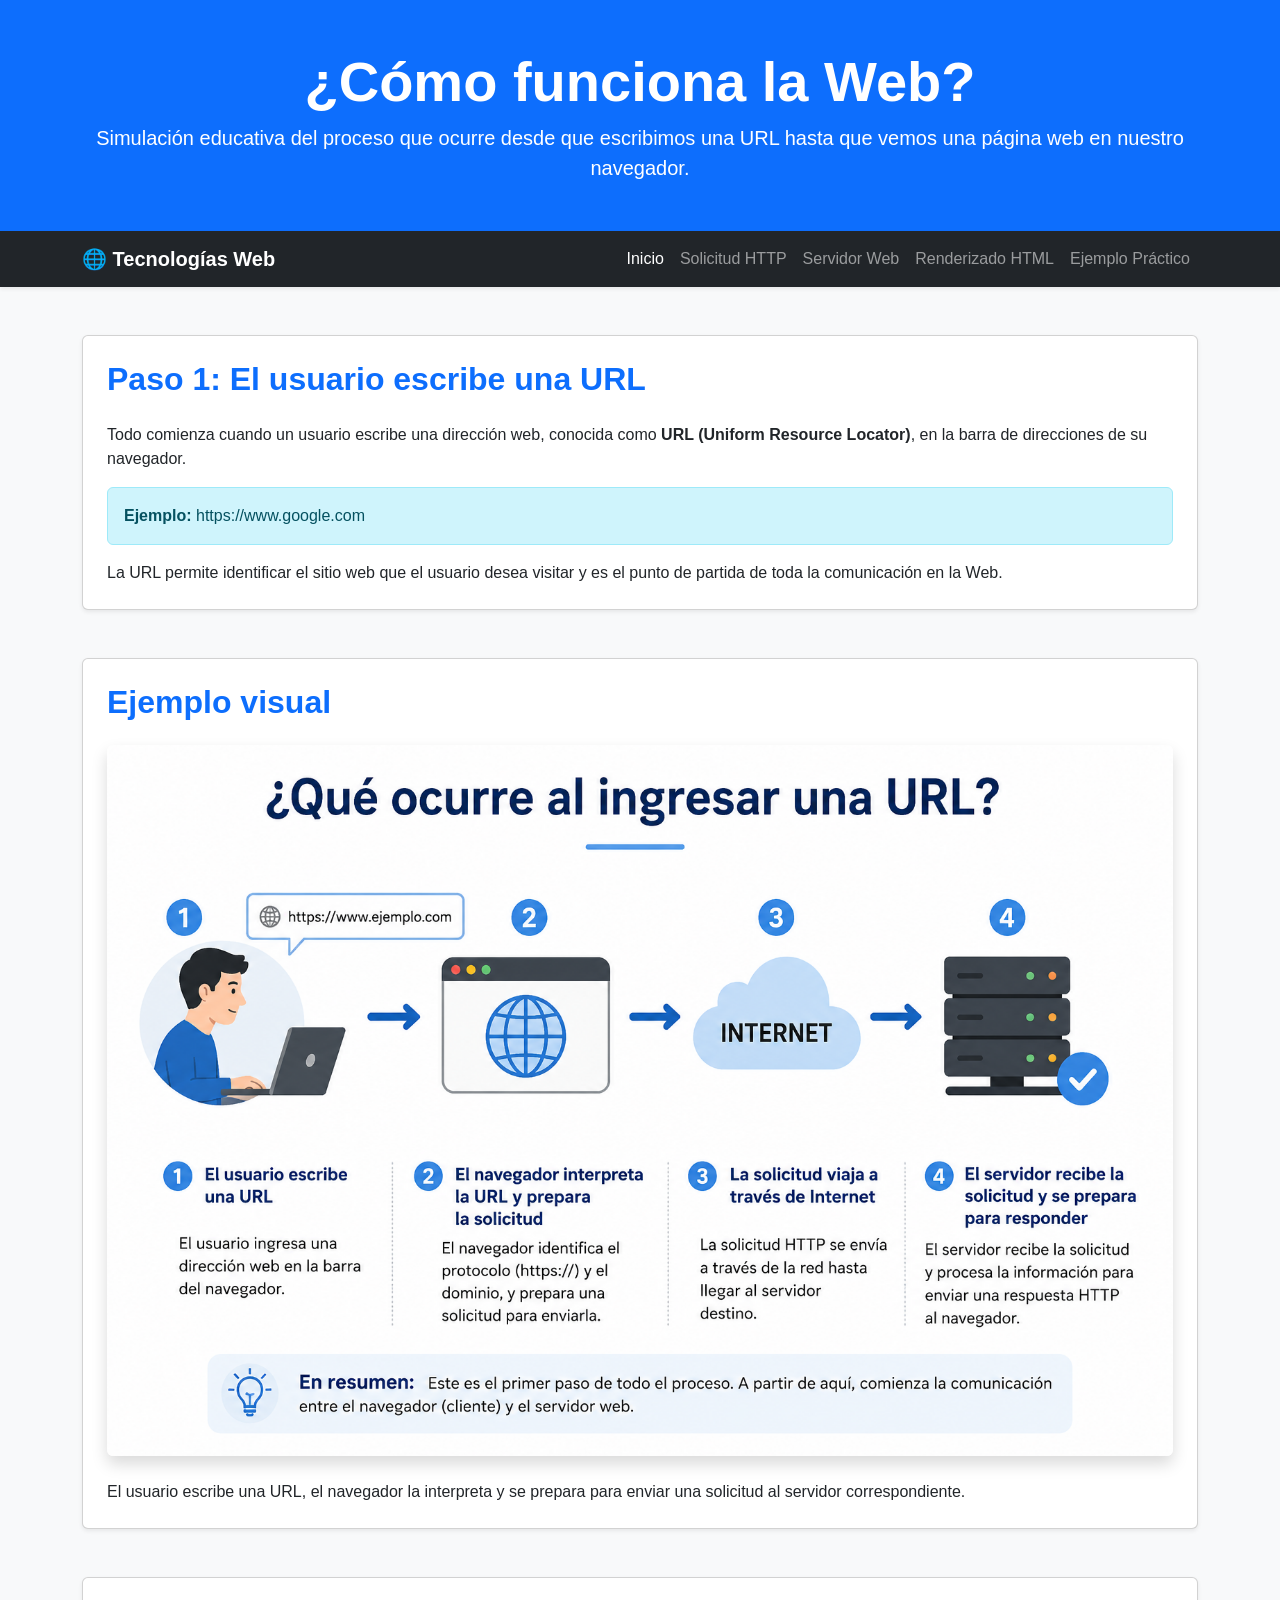
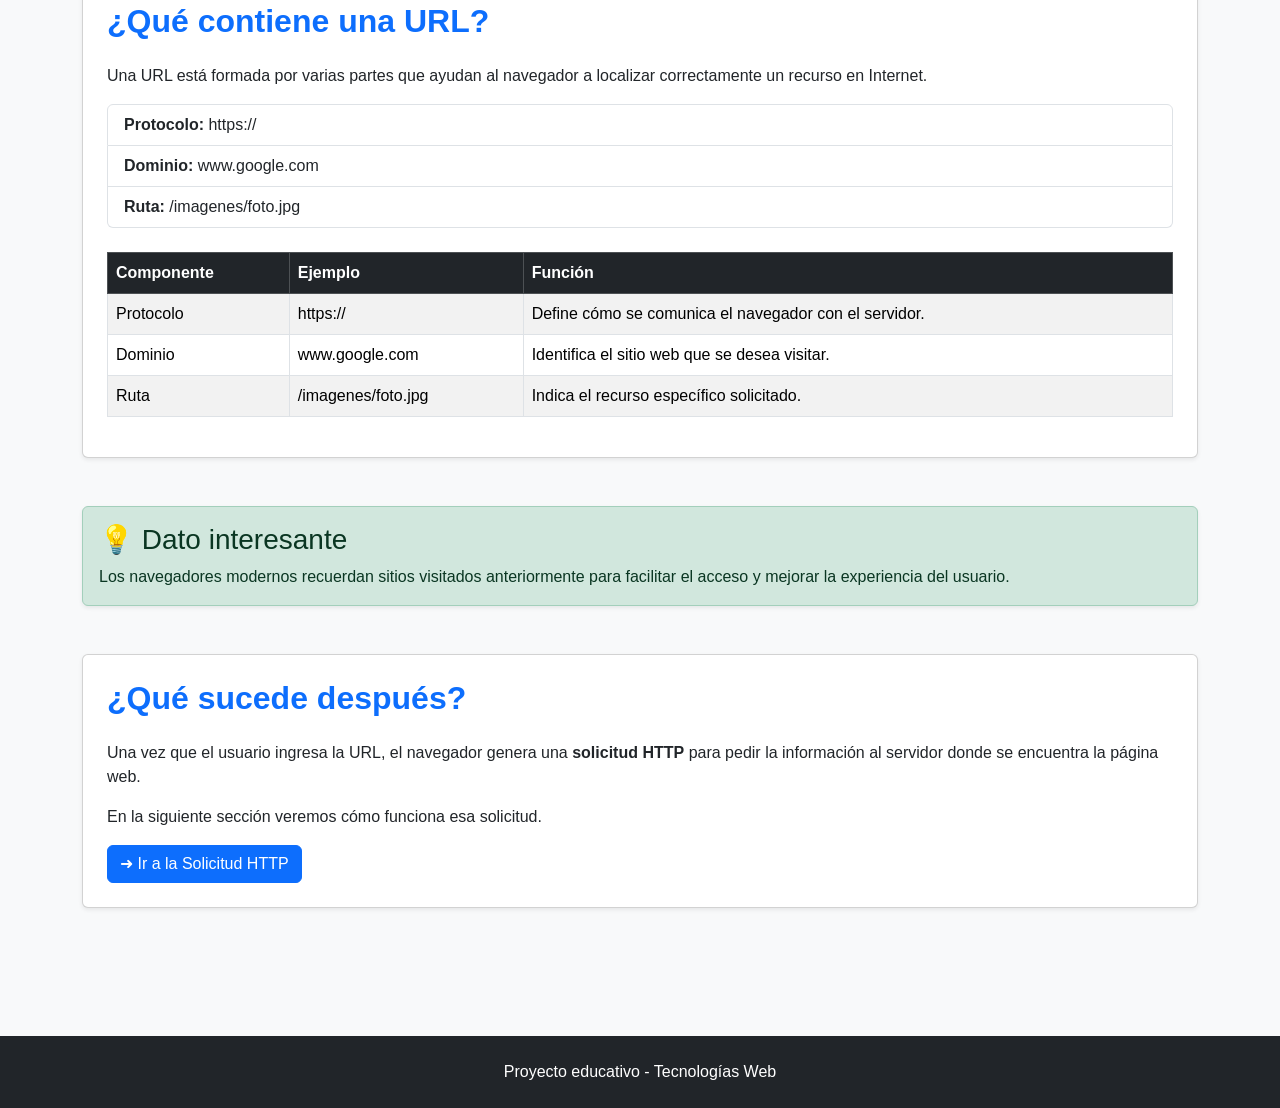
<file: index.html>
<!DOCTYPE html>
<html lang="es">

<head>
    <meta charset="UTF-8">
    <meta name="viewport" content="width=device-width, initial-scale=1.0">

    <title>Inicio</title>

    <!-- Bootstrap -->
    <link href="https://cdn.jsdelivr.net/npm/bootstrap@5.3.8/dist/css/bootstrap.min.css"
          rel="stylesheet">

    <!-- Tu archivo CSS -->
    <link rel="stylesheet" href="style.css">
</head>

<body class="bg-light">

    <!-- ENCABEZADO -->

    <header class="bg-primary text-white text-center py-5">

        <div class="container">

            <h1 class="display-4 fw-bold">
                ¿Cómo funciona la Web?
            </h1>

            <p class="lead mb-0">

                Simulación educativa del proceso que ocurre desde que escribimos una URL
                hasta que vemos una página web en nuestro navegador.

            </p>

        </div>

    </header>

    <!-- MENÚ DE NAVEGACIÓN -->

    <nav class="navbar navbar-expand-lg navbar-dark bg-dark shadow-sm">

        <div class="container">

            <a class="navbar-brand fw-bold" href="index.html">
                🌐 Tecnologías Web
            </a>

            <button class="navbar-toggler"
                    type="button"
                    data-bs-toggle="collapse"
                    data-bs-target="#menuPrincipal">

                <span class="navbar-toggler-icon"></span>

            </button>

            <div class="collapse navbar-collapse" id="menuPrincipal">

                <ul class="navbar-nav ms-auto">

                    <li class="nav-item">

                        <a class="nav-link active"
                           aria-current="page"
                           href="index.html">

                            Inicio

                        </a>

                    </li>

                    <li class="nav-item">

                        <a class="nav-link" href="solicitud.html">
                            Solicitud HTTP
                        </a>

                    </li>

                    <li class="nav-item">

                        <a class="nav-link" href="servidor.html">
                            Servidor Web
                        </a>

                    </li>

                    <li class="nav-item">

                        <a class="nav-link" href="renderizado.html">
                            Renderizado HTML
                        </a>

                    </li>

                    <li class="nav-item">

                        <a class="nav-link" href="ejemplo.html">
                            Ejemplo Práctico
                        </a>

                    </li>

                </ul>

            </div>

        </div>

    </nav>

    <main class="container py-5">

        <!-- PASO 1 -->

        <section class="card shadow-sm mb-5">

            <div class="card-body p-4">

                <h2 class="fw-bold text-primary mb-4">
                    Paso 1: El usuario escribe una URL
                </h2>

                <p>

                    Todo comienza cuando un usuario escribe una dirección web,
                    conocida como
                    <strong>URL (Uniform Resource Locator)</strong>,
                    en la barra de direcciones de su navegador.

                </p>

                <div class="alert alert-info">

                    <strong>Ejemplo:</strong>
                    https://www.google.com

                </div>

                <p class="mb-0">

                    La URL permite identificar el sitio web que el usuario desea visitar
                    y es el punto de partida de toda la comunicación en la Web.

                </p>

            </div>

        </section>        <!-- EJEMPLO VISUAL -->

        <section class="card shadow-sm mb-5">

            <div class="card-body p-4">

                <h2 class="fw-bold text-primary mb-4">

                    Ejemplo visual

                </h2>

                <div class="text-center">

                    <img src="img/img1.png"
                         class="img-fluid rounded shadow"
                         alt="Proceso de ingreso de una URL">

                </div>

                <p class="mt-4 mb-0">

                    El usuario escribe una URL, el navegador la interpreta y se prepara
                    para enviar una solicitud al servidor correspondiente.

                </p>

            </div>

        </section>

        <!-- ¿QUÉ CONTIENE UNA URL? -->

        <section class="card shadow-sm mb-5">

            <div class="card-body p-4">

                <h2 class="fw-bold text-primary mb-4">

                    ¿Qué contiene una URL?

                </h2>

                <p>

                    Una URL está formada por varias partes que ayudan al navegador
                    a localizar correctamente un recurso en Internet.

                </p>

                <ul class="list-group mb-4">

                    <li class="list-group-item">
                        <strong>Protocolo:</strong> https://
                    </li>

                    <li class="list-group-item">
                        <strong>Dominio:</strong> www.google.com
                    </li>

                    <li class="list-group-item">
                        <strong>Ruta:</strong> /imagenes/foto.jpg
                    </li>

                </ul>

                <div class="table-responsive">

                    <table class="table table-striped table-bordered table-hover align-middle">

                        <thead class="table-dark">

                            <tr>

                                <th>Componente</th>
                                <th>Ejemplo</th>
                                <th>Función</th>

                            </tr>

                        </thead>

                        <tbody>

                            <tr>

                                <td>Protocolo</td>
                                <td>https://</td>
                                <td>Define cómo se comunica el navegador con el servidor.</td>

                            </tr>

                            <tr>

                                <td>Dominio</td>
                                <td>www.google.com</td>
                                <td>Identifica el sitio web que se desea visitar.</td>

                            </tr>

                            <tr>

                                <td>Ruta</td>
                                <td>/imagenes/foto.jpg</td>
                                <td>Indica el recurso específico solicitado.</td>

                            </tr>

                        </tbody>

                    </table>

                </div>

            </div>

        </section>        <!-- DATO INTERESANTE -->

        <aside class="alert alert-success shadow-sm mb-5">

            <h3 class="alert-heading">

                💡 Dato interesante

            </h3>

            <p class="mb-0">

                Los navegadores modernos recuerdan sitios visitados anteriormente
                para facilitar el acceso y mejorar la experiencia del usuario.

            </p>

        </aside>

        <!-- ¿QUÉ SUCEDE DESPUÉS? -->

        <section class="card shadow-sm mb-5">

            <div class="card-body p-4">

                <h2 class="fw-bold text-primary mb-4">

                    ¿Qué sucede después?

                </h2>

                <p>

                    Una vez que el usuario ingresa la URL, el navegador genera una
                    <strong>solicitud HTTP</strong> para pedir la información al
                    servidor donde se encuentra la página web.

                </p>

                <p>

                    En la siguiente sección veremos cómo funciona esa solicitud.

                </p>

                <a href="solicitud.html"
                   class="btn btn-primary">

                    ➜ Ir a la Solicitud HTTP

                </a>

            </div>

        </section>

    </main>

    <!-- PIE DE PÁGINA -->

    <footer class="bg-dark text-white text-center py-4">

        <div class="container">

            <p class="mb-0">

                Proyecto educativo - Tecnologías Web

            </p>

        </div>

    </footer>    <!-- Bootstrap JavaScript -->

    <script src="https://cdn.jsdelivr.net/npm/bootstrap@5.3.8/dist/js/bootstrap.bundle.min.js"></script>

</body>

</html>
</file>
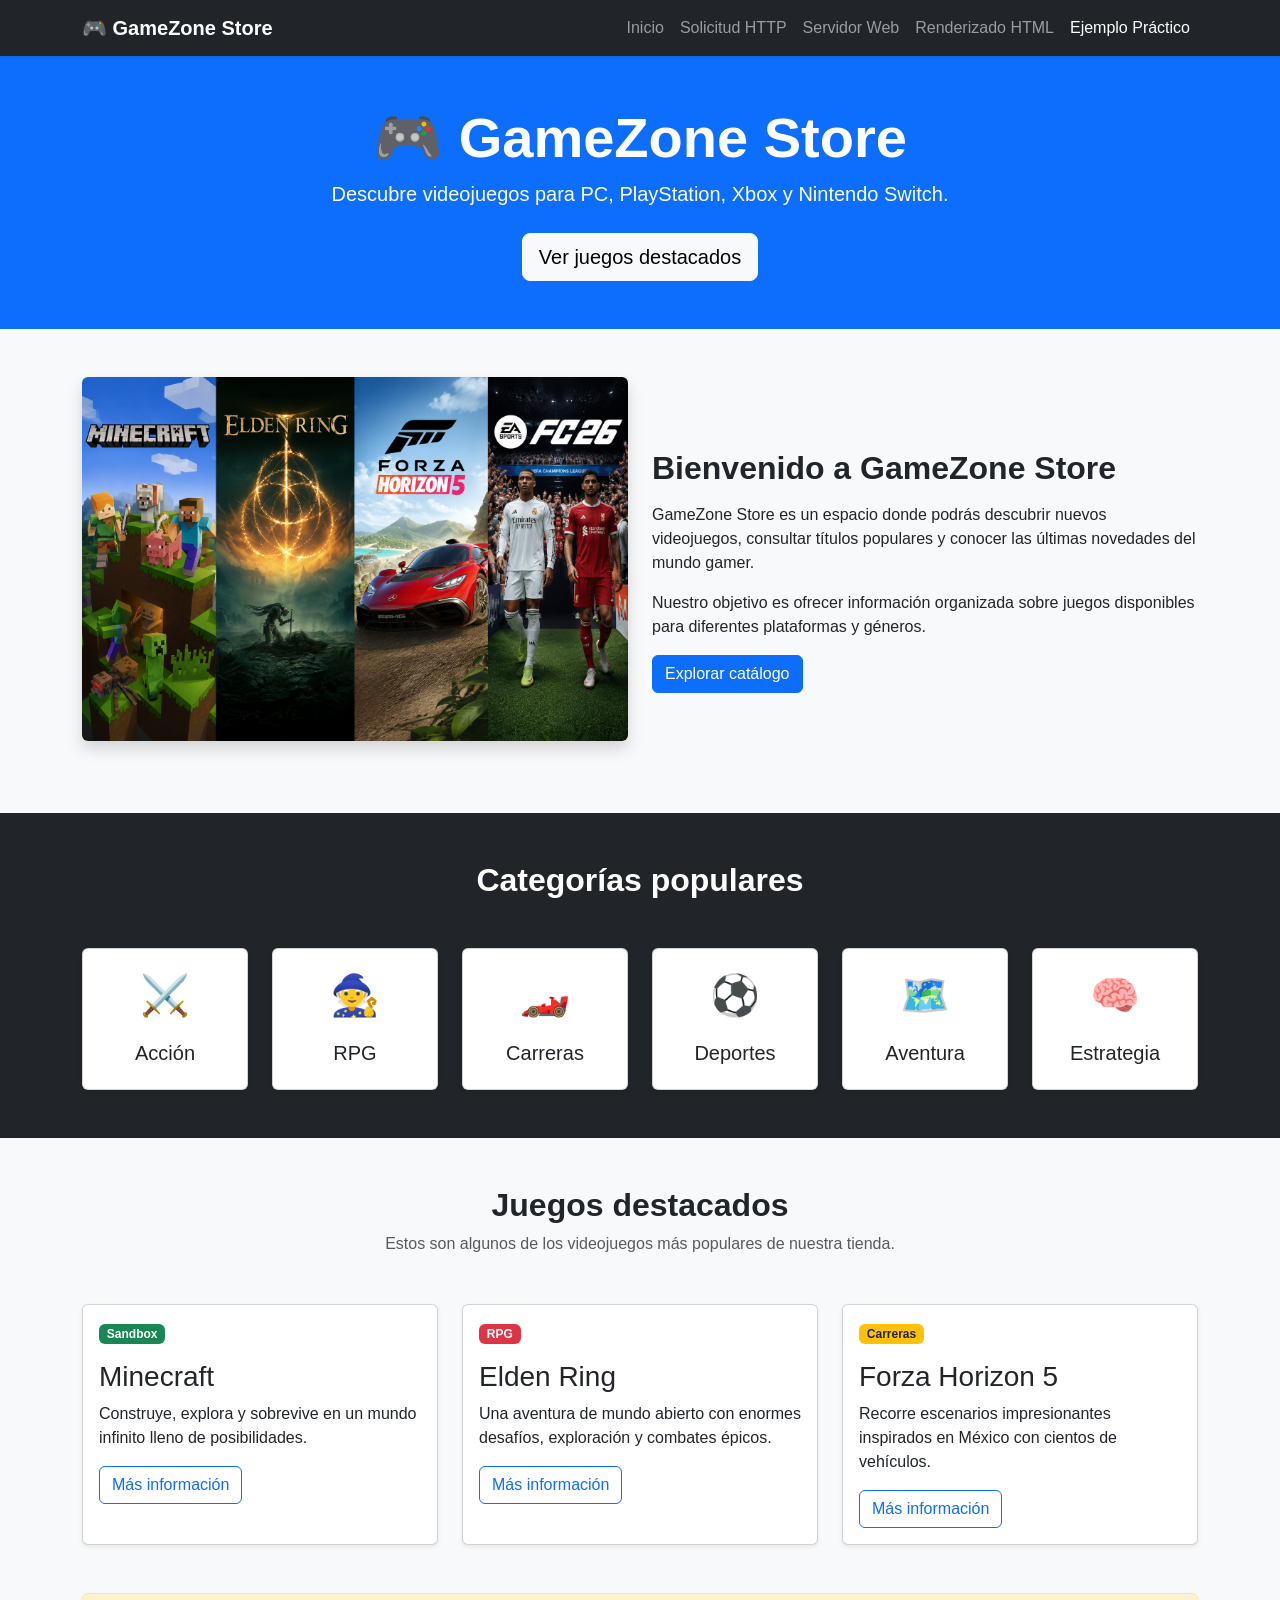
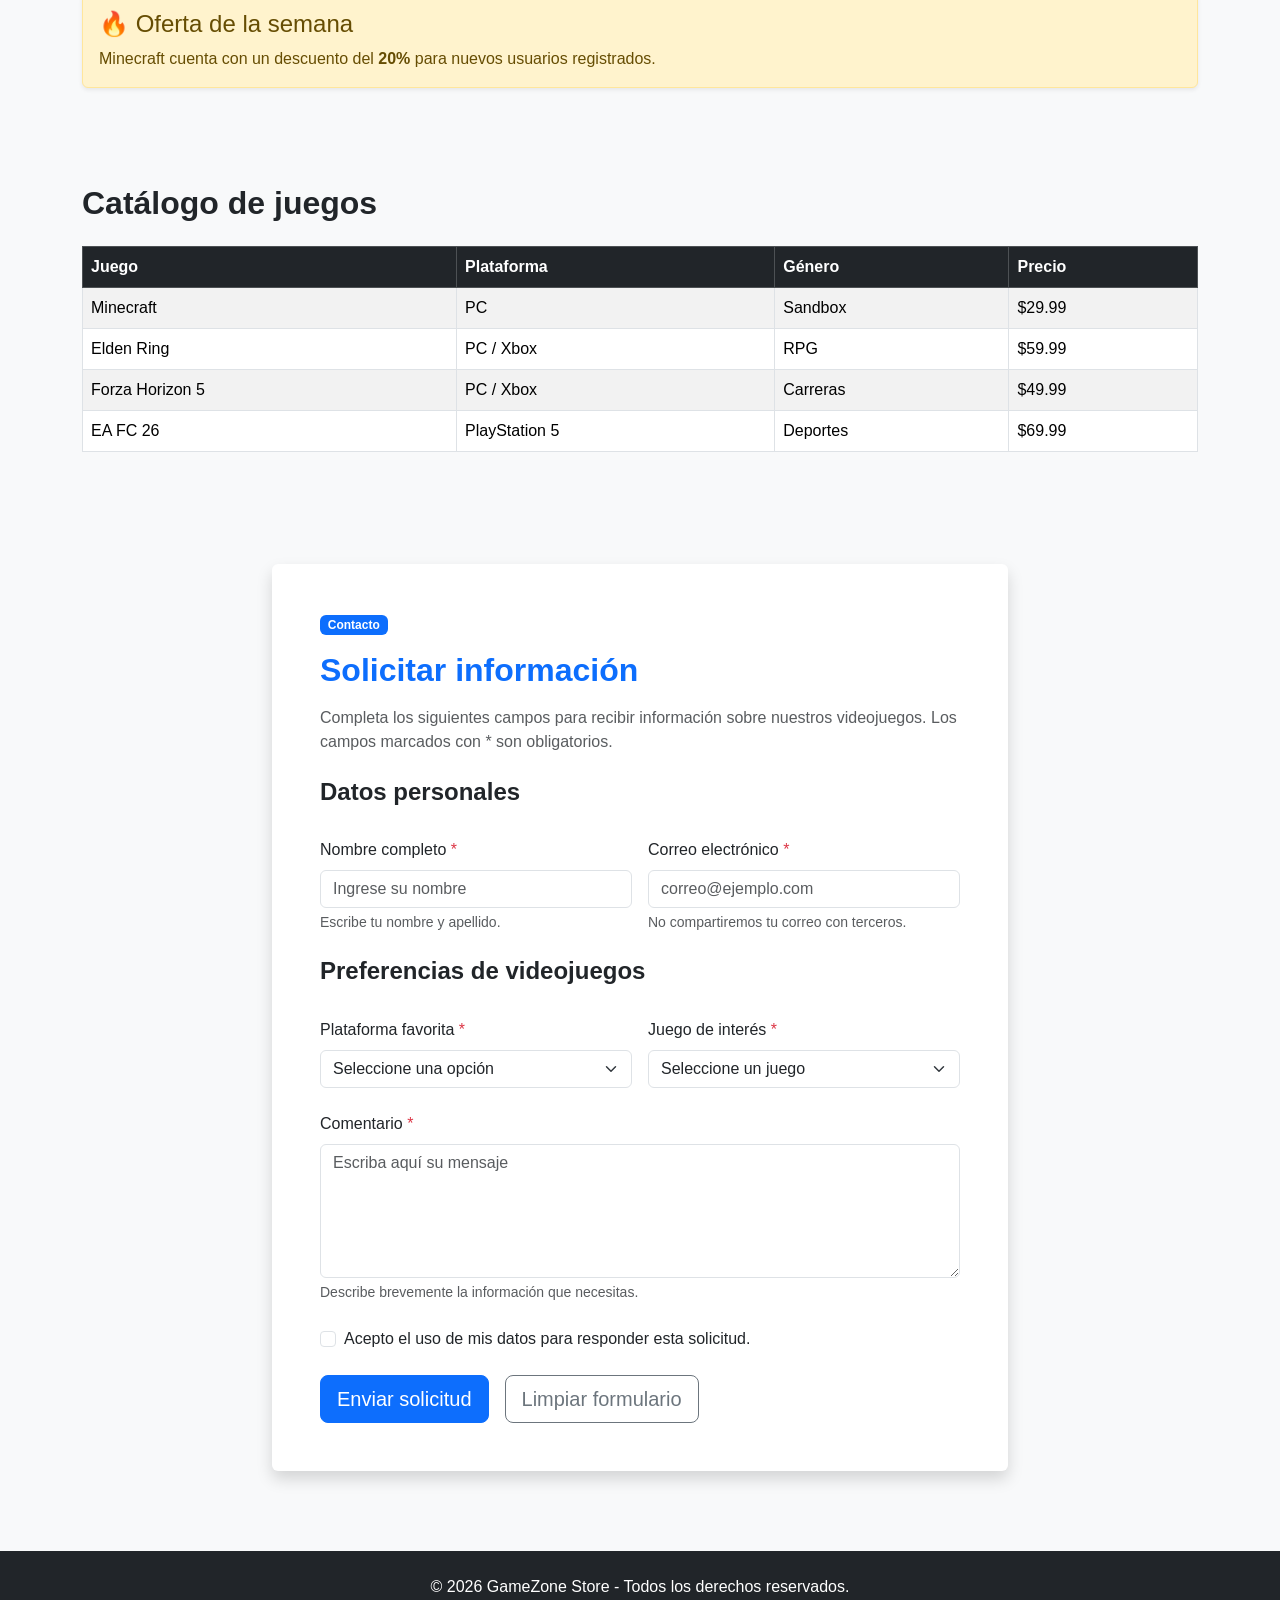
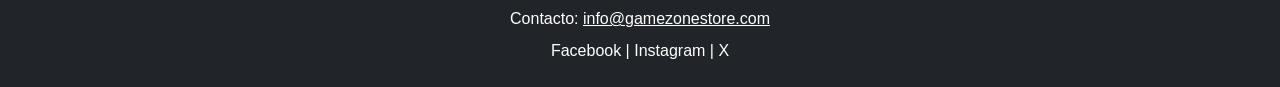
<file: ejemplo.html>
<!DOCTYPE html>
<html lang="es">

<head>
    <meta charset="UTF-8">
    <meta name="viewport" content="width=device-width, initial-scale=1.0">
    <title>GameZone Store</title>

    <!-- Bootstrap -->
    <link href="https://cdn.jsdelivr.net/npm/bootstrap@5.3.8/dist/css/bootstrap.min.css" rel="stylesheet">

    <!-- Tu CSS -->
    <link rel="stylesheet" href="gamezone.css">
</head>

<body class="bg-light">

    <!-- NAVBAR -->

    <nav class="navbar navbar-expand-lg navbar-dark bg-dark shadow-sm">

        <div class="container">

            <a class="navbar-brand fw-bold" href="ejemplo.html">
                🎮 GameZone Store
            </a>

            <button class="navbar-toggler"
                type="button"
                data-bs-toggle="collapse"
                data-bs-target="#menuPrincipal">

                <span class="navbar-toggler-icon"></span>

            </button>

            <div class="collapse navbar-collapse" id="menuPrincipal">

                <ul class="navbar-nav ms-auto">

                    <li class="nav-item">
                        <a class="nav-link" href="index.html">
                            Inicio
                        </a>
                    </li>

                    <li class="nav-item">
                        <a class="nav-link" href="solicitud.html">
                            Solicitud HTTP
                        </a>
                    </li>

                    <li class="nav-item">
                        <a class="nav-link" href="servidor.html">
                            Servidor Web
                        </a>
                    </li>

                    <li class="nav-item">
                        <a class="nav-link" href="renderizado.html">
                            Renderizado HTML
                        </a>
                    </li>

                    <li class="nav-item">
                        <a class="nav-link active"
                           aria-current="page"
                           href="ejemplo.html">

                            Ejemplo Práctico

                        </a>
                    </li>

                </ul>

            </div>

        </div>

    </nav>

    <!-- HERO -->

    <header class="bg-primary text-white py-5">

        <div class="container text-center">

            <h1 class="display-4 fw-bold">
                🎮 GameZone Store
            </h1>

            <p class="lead">
                Descubre videojuegos para PC, PlayStation, Xbox y Nintendo Switch.
            </p>

            <a href="#destacados"
               class="btn btn-light btn-lg mt-2">

                Ver juegos destacados

            </a>

        </div>

    </header>

    <main>

        <!-- PRESENTACIÓN -->

        <section id="inicio" class="container py-5">

            <div class="row align-items-center">

                <div class="col-lg-6 mb-4">

                    <img src="img/gamezone-banner.png"
                        class="img-fluid rounded shadow"
                        alt="Banner GameZone Store">

                </div>

                <div class="col-lg-6">

                    <h2 class="fw-bold mb-3">
                        Bienvenido a GameZone Store
                    </h2>

                    <p>

                        GameZone Store es un espacio donde podrás descubrir nuevos videojuegos,
                        consultar títulos populares y conocer las últimas novedades del mundo gamer.

                    </p>

                    <p>

                        Nuestro objetivo es ofrecer información organizada sobre juegos
                        disponibles para diferentes plataformas y géneros.

                    </p>

                    <button class="btn btn-primary">

                        Explorar catálogo

                    </button>

                </div>

            </div>

        </section>

        <!-- CATEGORÍAS -->

        <section class="bg-dark text-white py-5">

            <div class="container">

                <h2 class="text-center fw-bold mb-5">

                    Categorías populares

                </h2>

                <div class="row g-4">

                    <div class="col-6 col-md-4 col-lg-2">

                        <div class="card text-center h-100 shadow-sm">

                            <div class="card-body">

                                <div class="fs-1">
                                    ⚔️
                                </div>

                                <h5 class="card-title mt-3">
                                    Acción
                                </h5>

                            </div>

                        </div>

                    </div>

                    <div class="col-6 col-md-4 col-lg-2">

                        <div class="card text-center h-100 shadow-sm">

                            <div class="card-body">

                                <div class="fs-1">
                                    🧙
                                </div>

                                <h5 class="card-title mt-3">
                                    RPG
                                </h5>

                            </div>

                        </div>

                    </div>

                    <div class="col-6 col-md-4 col-lg-2">

                        <div class="card text-center h-100 shadow-sm">

                            <div class="card-body">

                                <div class="fs-1">
                                    🏎️
                                </div>

                                <h5 class="card-title mt-3">
                                    Carreras
                                </h5>

                            </div>

                        </div>

                    </div>

                    <div class="col-6 col-md-4 col-lg-2">

                        <div class="card text-center h-100 shadow-sm">

                            <div class="card-body">

                                <div class="fs-1">
                                    ⚽
                                </div>

                                <h5 class="card-title mt-3">
                                    Deportes
                                </h5>

                            </div>

                        </div>

                    </div>
                                        <div class="col-6 col-md-4 col-lg-2">

                        <div class="card text-center h-100 shadow-sm">

                            <div class="card-body">

                                <div class="fs-1">
                                    🗺️
                                </div>

                                <h5 class="card-title mt-3">
                                    Aventura
                                </h5>

                            </div>

                        </div>

                    </div>

                    <div class="col-6 col-md-4 col-lg-2">

                        <div class="card text-center h-100 shadow-sm">

                            <div class="card-body">

                                <div class="fs-1">
                                    🧠
                                </div>

                                <h5 class="card-title mt-3">
                                    Estrategia
                                </h5>

                            </div>

                        </div>

                    </div>

                </div>

            </div>

        </section>

        <!-- JUEGOS DESTACADOS -->

        <section id="destacados" class="container py-5">

            <div class="text-center mb-5">

                <h2 class="fw-bold">
                    Juegos destacados
                </h2>

                <p class="text-muted">
                    Estos son algunos de los videojuegos más populares de nuestra tienda.
                </p>

            </div>

            <div class="row g-4">

                <div class="col-lg-4">

                    <div class="card shadow-sm h-100">

                        <div class="card-body">

                            <span class="badge bg-success mb-3">
                                Sandbox
                            </span>

                            <h3 class="card-title">
                                Minecraft
                            </h3>

                            <p class="card-text">

                                Construye, explora y sobrevive en un mundo infinito
                                lleno de posibilidades.

                            </p>

                            <a href="#catalogo"
                               class="btn btn-outline-primary">

                                Más información

                            </a>

                        </div>

                    </div>

                </div>

                <div class="col-lg-4">

                    <div class="card shadow-sm h-100">

                        <div class="card-body">

                            <span class="badge bg-danger mb-3">
                                RPG
                            </span>

                            <h3 class="card-title">
                                Elden Ring
                            </h3>

                            <p class="card-text">

                                Una aventura de mundo abierto con enormes desafíos,
                                exploración y combates épicos.

                            </p>

                            <a href="#catalogo"
                               class="btn btn-outline-primary">

                                Más información

                            </a>

                        </div>

                    </div>

                </div>

                <div class="col-lg-4">

                    <div class="card shadow-sm h-100">

                        <div class="card-body">

                            <span class="badge bg-warning text-dark mb-3">
                                Carreras
                            </span>

                            <h3 class="card-title">
                                Forza Horizon 5
                            </h3>

                            <p class="card-text">

                                Recorre escenarios impresionantes inspirados
                                en México con cientos de vehículos.

                            </p>

                            <a href="#catalogo"
                               class="btn btn-outline-primary">

                                Más información

                            </a>

                        </div>

                    </div>

                </div>

            </div>

        </section>

        <!-- OFERTA -->

        <section class="container mb-5">

            <div class="alert alert-warning shadow-sm">

                <h2 class="h4">

                    🔥 Oferta de la semana

                </h2>

                <p class="mb-0">

                    Minecraft cuenta con un descuento del
                    <strong>20%</strong>
                    para nuevos usuarios registrados.

                </p>

            </div>

        </section>

        <!-- TABLA -->

        <section id="catalogo" class="container py-5">

            <h2 class="fw-bold mb-4">

                Catálogo de juegos

            </h2>

            <div class="table-responsive">

                <table class="table table-striped table-hover table-bordered align-middle">

                    <thead class="table-dark">

                        <tr>

                            <th>Juego</th>
                            <th>Plataforma</th>
                            <th>Género</th>
                            <th>Precio</th>

                        </tr>

                    </thead>

                    <tbody>

                        <tr>

                            <td>Minecraft</td>
                            <td>PC</td>
                            <td>Sandbox</td>
                            <td>$29.99</td>

                        </tr>

                        <tr>

                            <td>Elden Ring</td>
                            <td>PC / Xbox</td>
                            <td>RPG</td>
                            <td>$59.99</td>

                        </tr>

                        <tr>

                            <td>Forza Horizon 5</td>
                            <td>PC / Xbox</td>
                            <td>Carreras</td>
                            <td>$49.99</td>

                        </tr>

                        <tr>

                            <td>EA FC 26</td>
                            <td>PlayStation 5</td>
                            <td>Deportes</td>
                            <td>$69.99</td>

                        </tr>

                    </tbody>

                </table>

            </div>

        </section>
              <!-- FORMULARIO DE CONTACTO -->

<section id="contacto"
         class="container py-5"
         aria-labelledby="titulo-contacto">

    <div class="row justify-content-center">

        <div class="col-12 col-md-10 col-lg-8">

            <article class="card border-0 shadow">

                <div class="card-body p-4 p-md-5">

                    <span class="badge bg-primary mb-3">
                        Contacto
                    </span>

                    <h2 id="titulo-contacto"
                        class="fw-bold text-primary mb-3">

                        Solicitar información

                    </h2>

                    <p class="text-muted mb-4">

                        Completa los siguientes campos para recibir información
                        sobre nuestros videojuegos. Los campos marcados con
                        <span aria-hidden="true">*</span> son obligatorios.

                    </p>

                    <form action="#"
                          method="post">

                        <!-- DATOS PERSONALES -->

                        <fieldset class="mb-4">

                            <legend class="h4 fw-semibold mb-3">
                                Datos personales
                            </legend>

                            <div class="row g-3">

                                <div class="col-12 col-md-6">

                                    <label for="nombre"
                                           class="form-label">

                                        Nombre completo
                                        <span class="text-danger"
                                              aria-hidden="true">*</span>

                                    </label>

                                    <input type="text"
                                           class="form-control"
                                           id="nombre"
                                           name="nombre"
                                           placeholder="Ingrese su nombre"
                                           autocomplete="name"
                                           aria-describedby="ayuda-nombre"
                                           required>

                                    <div id="ayuda-nombre"
                                         class="form-text">

                                        Escribe tu nombre y apellido.

                                    </div>

                                </div>

                                <div class="col-12 col-md-6">

                                    <label for="correo"
                                           class="form-label">

                                        Correo electrónico
                                        <span class="text-danger"
                                              aria-hidden="true">*</span>

                                    </label>

                                    <input type="email"
                                           class="form-control"
                                           id="correo"
                                           name="correo"
                                           placeholder="correo@ejemplo.com"
                                           autocomplete="email"
                                           aria-describedby="ayuda-correo"
                                           required>

                                    <div id="ayuda-correo"
                                         class="form-text">

                                        No compartiremos tu correo con terceros.

                                    </div>

                                </div>

                            </div>

                        </fieldset>

                        <!-- PREFERENCIAS -->

                        <fieldset class="mb-4">

                            <legend class="h4 fw-semibold mb-3">
                                Preferencias de videojuegos
                            </legend>

                            <div class="row g-3">

                                <div class="col-12 col-md-6">

                                    <label for="plataforma"
                                           class="form-label">

                                        Plataforma favorita
                                        <span class="text-danger"
                                              aria-hidden="true">*</span>

                                    </label>

                                    <select class="form-select"
                                            id="plataforma"
                                            name="plataforma"
                                            required>

                                        <option value="" selected disabled>
                                            Seleccione una opción
                                        </option>

                                        <option value="pc">PC</option>

                                        <option value="playstation">
                                            PlayStation
                                        </option>

                                        <option value="xbox">Xbox</option>

                                        <option value="nintendo-switch">
                                            Nintendo Switch
                                        </option>

                                    </select>

                                </div>

                                <div class="col-12 col-md-6">

                                    <label for="juego"
                                           class="form-label">

                                        Juego de interés
                                        <span class="text-danger"
                                              aria-hidden="true">*</span>

                                    </label>

                                    <select class="form-select"
                                            id="juego"
                                            name="juego"
                                            required>

                                        <option value="" selected disabled>
                                            Seleccione un juego
                                        </option>

                                        <option value="minecraft">
                                            Minecraft
                                        </option>

                                        <option value="elden-ring">
                                            Elden Ring
                                        </option>

                                        <option value="forza-horizon-5">
                                            Forza Horizon 5
                                        </option>

                                        <option value="ea-fc-26">
                                            EA FC 26
                                        </option>

                                    </select>

                                </div>

                            </div>

                        </fieldset>

                        <!-- COMENTARIO -->

                        <div class="mb-4">

                            <label for="mensaje"
                                   class="form-label">

                                Comentario
                                <span class="text-danger"
                                      aria-hidden="true">*</span>

                            </label>

                            <textarea class="form-control"
                                      id="mensaje"
                                      name="mensaje"
                                      rows="5"
                                      placeholder="Escriba aquí su mensaje"
                                      aria-describedby="ayuda-mensaje"
                                      required></textarea>

                            <div id="ayuda-mensaje"
                                 class="form-text">

                                Describe brevemente la información que necesitas.

                            </div>

                        </div>

                        <!-- PRIVACIDAD -->

                        <div class="form-check mb-4">

                            <input class="form-check-input"
                                   type="checkbox"
                                   id="privacidad"
                                   name="privacidad"
                                   required>

                            <label class="form-check-label"
                                   for="privacidad">

                                Acepto el uso de mis datos para responder
                                esta solicitud.

                            </label>

                        </div>

                        <!-- BOTONES -->

                        <div class="d-grid d-sm-flex gap-3">

                            <button type="submit"
                                    class="btn btn-primary btn-lg">

                                Enviar solicitud

                            </button>

                            <button type="reset"
                                    class="btn btn-outline-secondary btn-lg">

                                Limpiar formulario

                            </button>

                        </div>

                    </form>

                </div>

            </article>

        </div>

    </div>

</section>

</main>

    <!-- FOOTER -->

    <footer class="bg-dark text-white text-center py-4">

        <div class="container">

            <p class="mb-2">

                © 2026 GameZone Store - Todos los derechos reservados.

            </p>

            <p class="mb-2">

                Contacto:
                <a href="mailto:info@gamezonestore.com"
                   class="text-white">

                    info@gamezonestore.com

                </a>

            </p>

            <p class="mb-0">

                Facebook | Instagram | X

            </p>

        </div>

    </footer>
        <!-- Bootstrap JavaScript -->

    <script src="https://cdn.jsdelivr.net/npm/bootstrap@5.3.8/dist/js/bootstrap.bundle.min.js"></script>

</body>

</html>
</file>
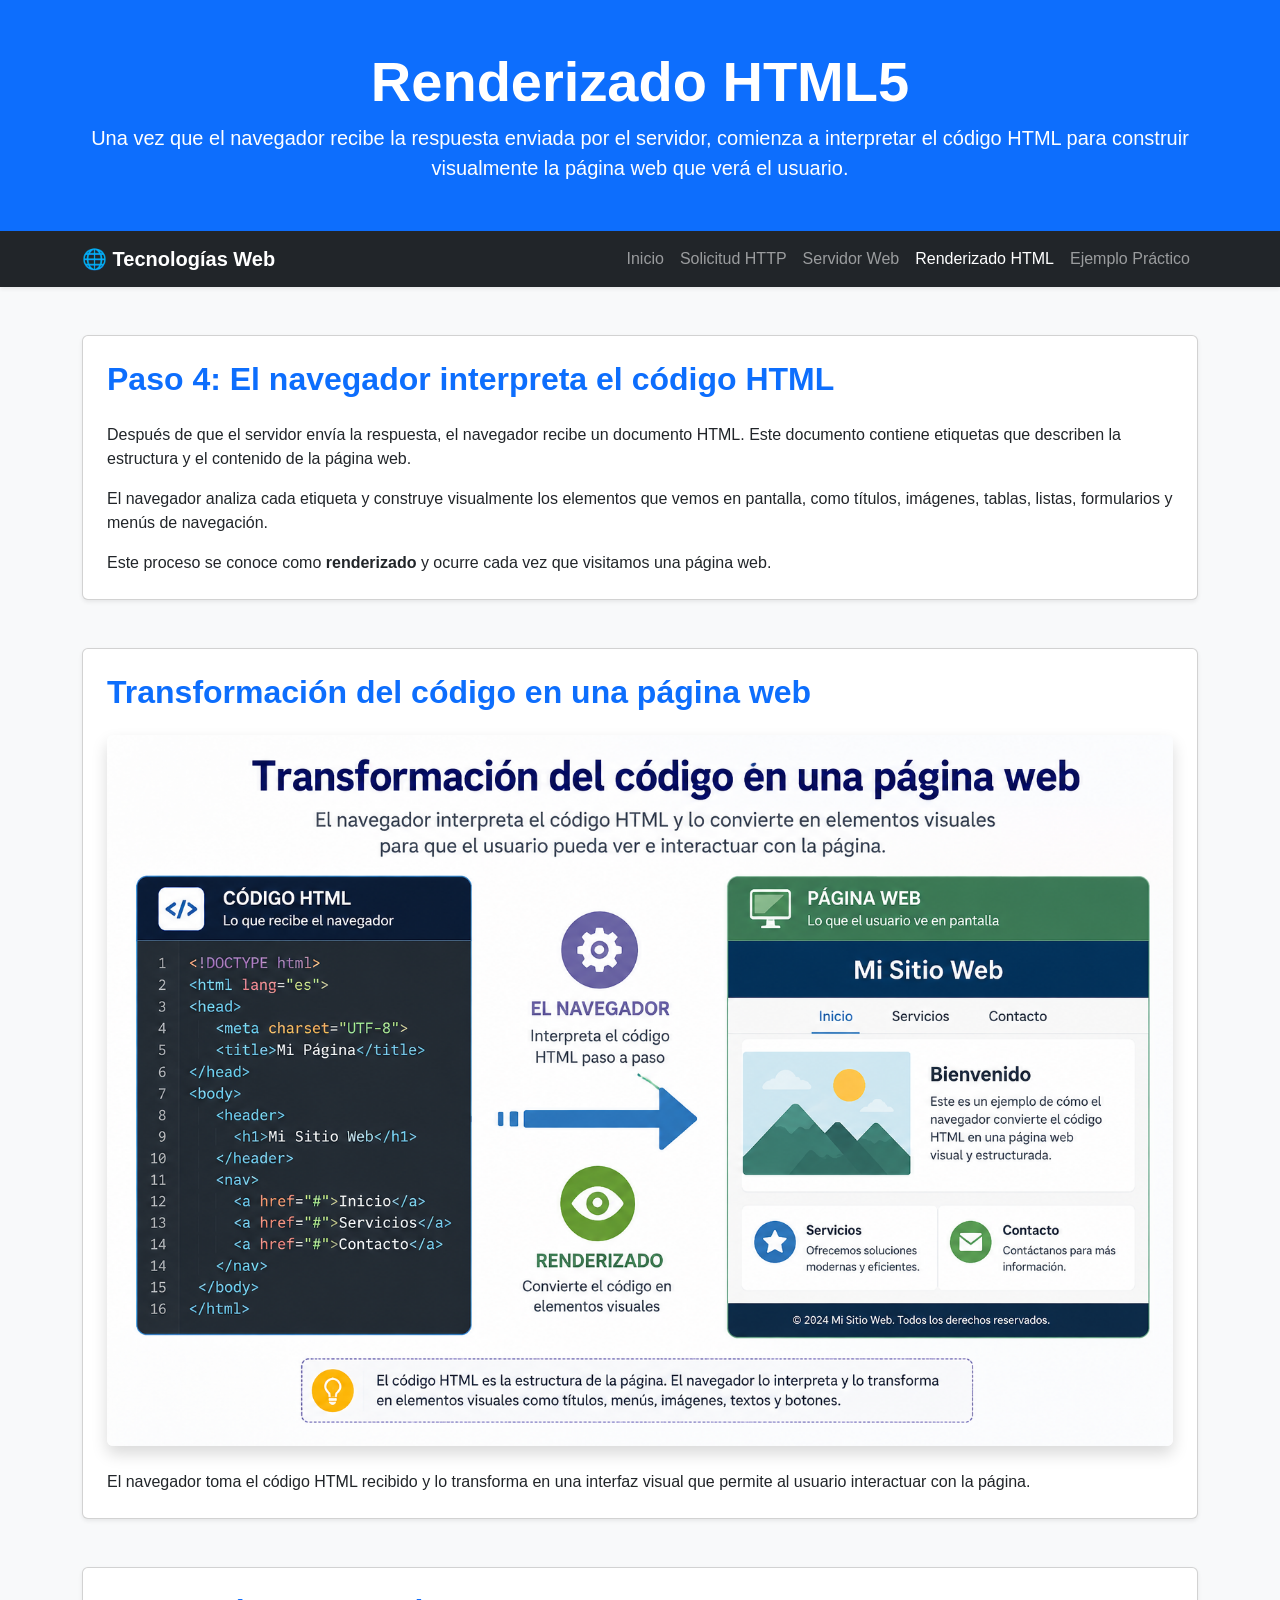
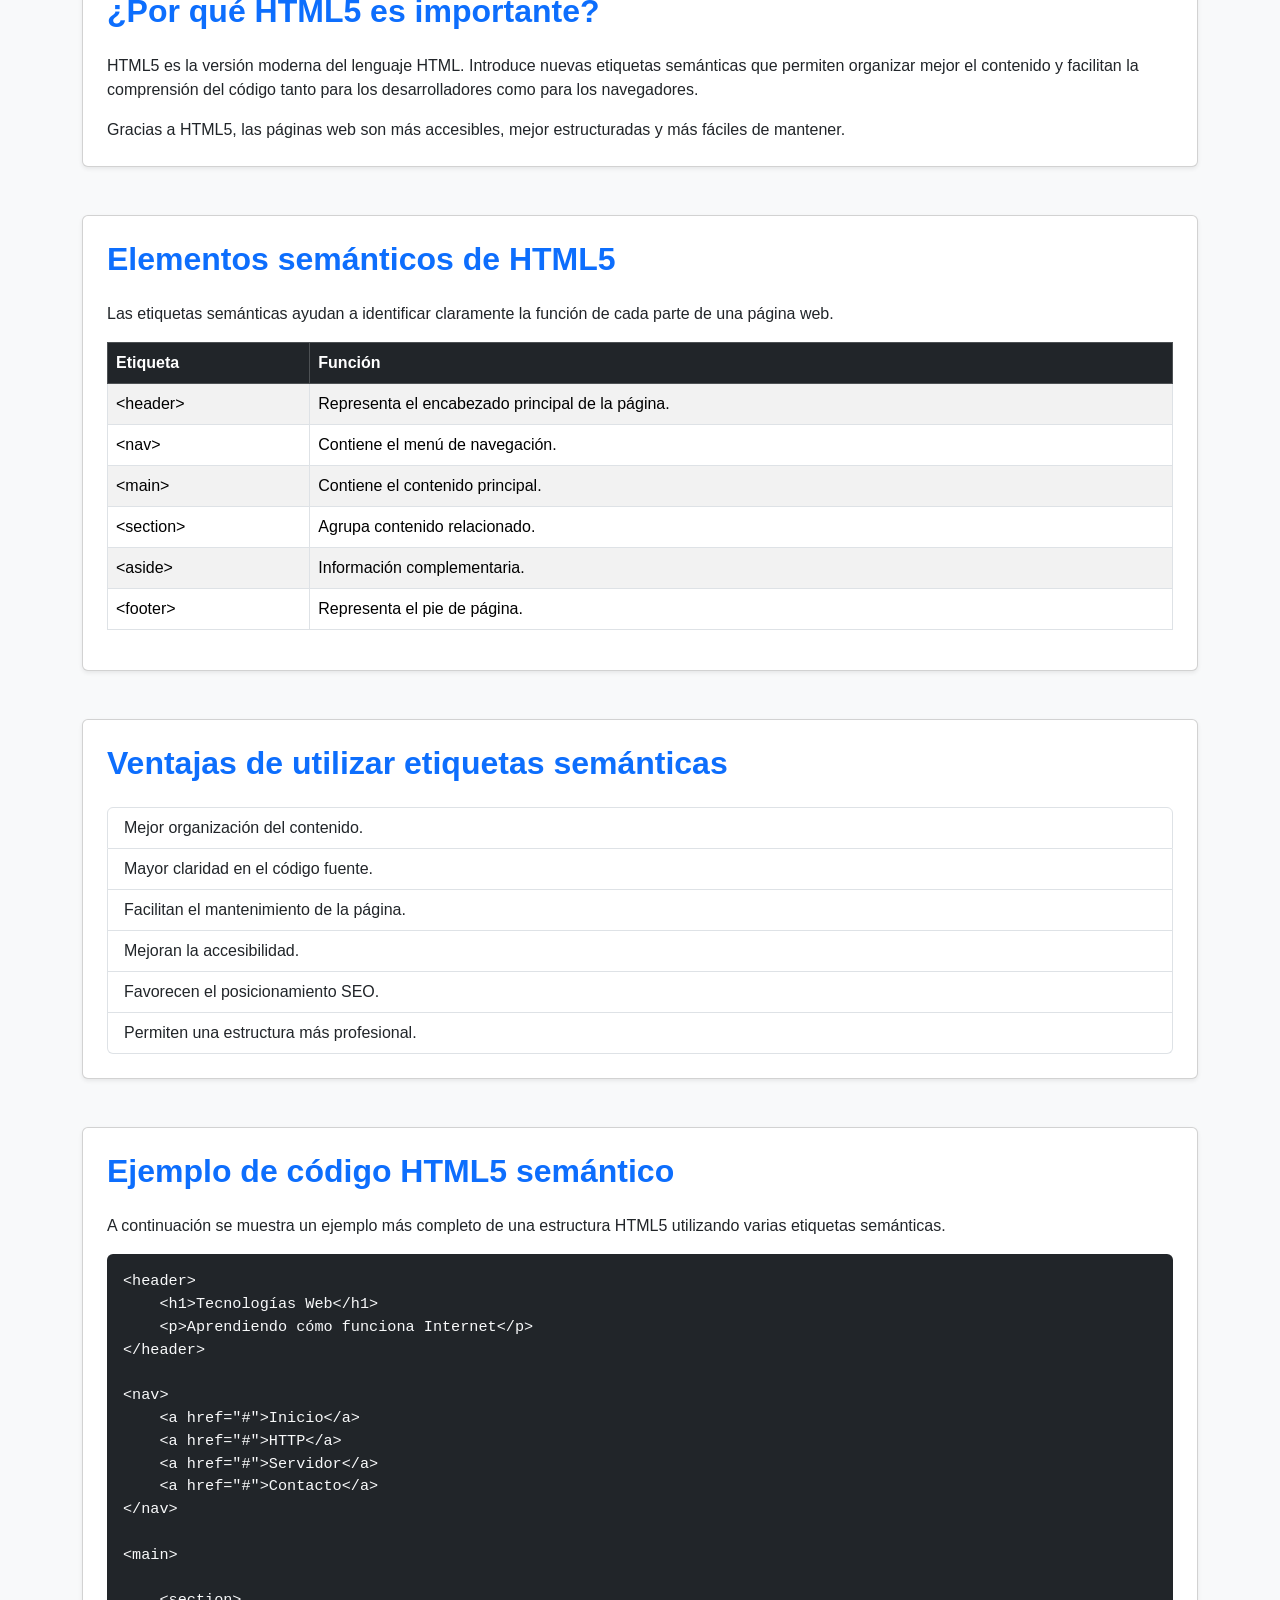
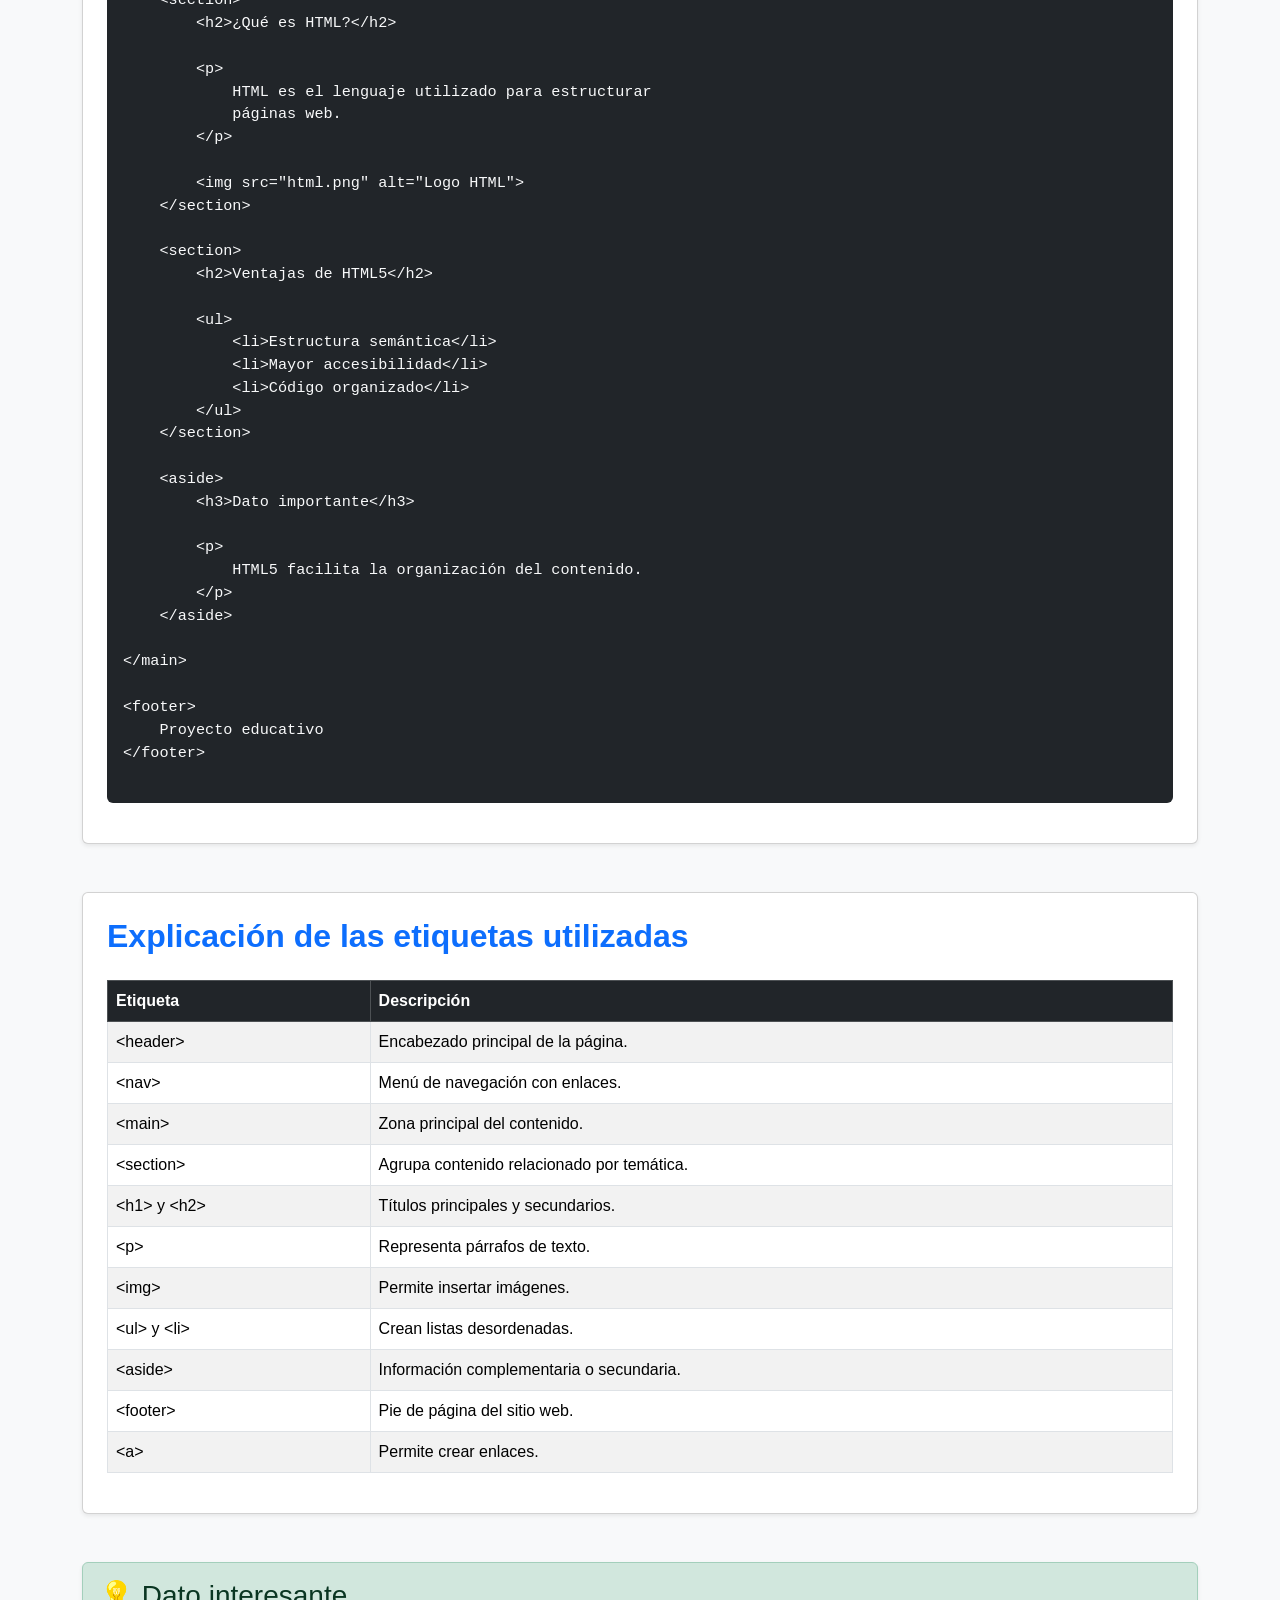
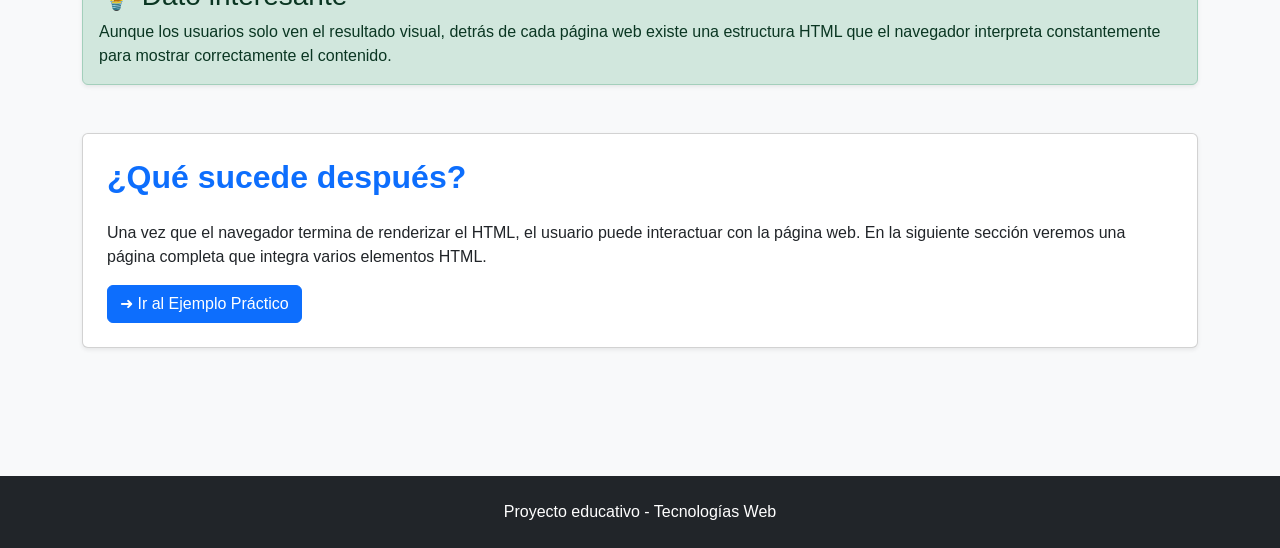
<file: renderizado.html>
<!DOCTYPE html>
<html lang="es">

<head>
    <meta charset="UTF-8">
    <meta name="viewport" content="width=device-width, initial-scale=1.0">

    <title>Renderizado HTML</title>

    <!-- Bootstrap -->
    <link href="https://cdn.jsdelivr.net/npm/bootstrap@5.3.8/dist/css/bootstrap.min.css"
          rel="stylesheet">

    <!-- Tu archivo CSS -->
    <link rel="stylesheet" href="style.css">
</head>

<body class="bg-light">

    <!-- ENCABEZADO -->

    <header class="bg-primary text-white text-center py-5">

        <div class="container">

            <h1 class="display-4 fw-bold">
                Renderizado HTML5
            </h1>

            <p class="lead mb-0">

                Una vez que el navegador recibe la respuesta enviada por el servidor,
                comienza a interpretar el código HTML para construir visualmente la
                página web que verá el usuario.

            </p>

        </div>

    </header>

    <!-- MENÚ DE NAVEGACIÓN -->

    <nav class="navbar navbar-expand-lg navbar-dark bg-dark shadow-sm">

        <div class="container">

            <a class="navbar-brand fw-bold" href="index.html">
                🌐 Tecnologías Web
            </a>

            <button class="navbar-toggler"
                    type="button"
                    data-bs-toggle="collapse"
                    data-bs-target="#menuPrincipal">

                <span class="navbar-toggler-icon"></span>

            </button>

            <div class="collapse navbar-collapse" id="menuPrincipal">

                <ul class="navbar-nav ms-auto">

                    <li class="nav-item">

                        <a class="nav-link" href="index.html">
                            Inicio
                        </a>

                    </li>

                    <li class="nav-item">

                        <a class="nav-link" href="solicitud.html">
                            Solicitud HTTP
                        </a>

                    </li>

                    <li class="nav-item">

                        <a class="nav-link" href="servidor.html">
                            Servidor Web
                        </a>

                    </li>

                    <li class="nav-item">

                        <a class="nav-link active"
                           aria-current="page"
                           href="renderizado.html">

                            Renderizado HTML

                        </a>

                    </li>

                    <li class="nav-item">

                        <a class="nav-link" href="ejemplo.html">
                            Ejemplo Práctico
                        </a>

                    </li>

                </ul>

            </div>

        </div>

    </nav>

    <main class="container py-5">

        <!-- PASO 4 -->

        <section class="card shadow-sm mb-5">

            <div class="card-body p-4">

                <h2 class="fw-bold text-primary mb-4">

                    Paso 4: El navegador interpreta el código HTML

                </h2>

                <p>

                    Después de que el servidor envía la respuesta, el navegador recibe
                    un documento HTML. Este documento contiene etiquetas que describen
                    la estructura y el contenido de la página web.

                </p>

                <p>

                    El navegador analiza cada etiqueta y construye visualmente los
                    elementos que vemos en pantalla, como títulos, imágenes, tablas,
                    listas, formularios y menús de navegación.

                </p>

                <p class="mb-0">

                    Este proceso se conoce como <strong>renderizado</strong> y ocurre
                    cada vez que visitamos una página web.

                </p>

            </div>

        </section>

        <!-- TRANSFORMACIÓN DEL CÓDIGO -->

        <section class="card shadow-sm mb-5">

            <div class="card-body p-4">

                <h2 class="fw-bold text-primary mb-4">

                    Transformación del código en una página web

                </h2>

                <div class="text-center">

                    <img src="img/img4.png"
                         class="img-fluid rounded shadow"
                         alt="Renderizado HTML">

                </div>

                <p class="mt-4 mb-0">

                    El navegador toma el código HTML recibido y lo transforma en una
                    interfaz visual que permite al usuario interactuar con la página.

                </p>

            </div>

        </section>
                <!-- ¿POR QUÉ HTML5 ES IMPORTANTE? -->

        <section class="card shadow-sm mb-5">

            <div class="card-body p-4">

                <h2 class="fw-bold text-primary mb-4">

                    ¿Por qué HTML5 es importante?

                </h2>

                <p>

                    HTML5 es la versión moderna del lenguaje HTML. Introduce nuevas
                    etiquetas semánticas que permiten organizar mejor el contenido y
                    facilitan la comprensión del código tanto para los desarrolladores
                    como para los navegadores.

                </p>

                <p class="mb-0">

                    Gracias a HTML5, las páginas web son más accesibles, mejor
                    estructuradas y más fáciles de mantener.

                </p>

            </div>

        </section>

        <!-- ELEMENTOS SEMÁNTICOS -->

        <section class="card shadow-sm mb-5">

            <div class="card-body p-4">

                <h2 class="fw-bold text-primary mb-4">

                    Elementos semánticos de HTML5

                </h2>

                <p>

                    Las etiquetas semánticas ayudan a identificar claramente la función
                    de cada parte de una página web.

                </p>

                <div class="table-responsive">

                    <table class="table table-striped table-bordered table-hover align-middle">

                        <thead class="table-dark">

                            <tr>

                                <th>Etiqueta</th>
                                <th>Función</th>

                            </tr>

                        </thead>

                        <tbody>

                            <tr>

                                <td>&lt;header&gt;</td>
                                <td>Representa el encabezado principal de la página.</td>

                            </tr>

                            <tr>

                                <td>&lt;nav&gt;</td>
                                <td>Contiene el menú de navegación.</td>

                            </tr>

                            <tr>

                                <td>&lt;main&gt;</td>
                                <td>Contiene el contenido principal.</td>

                            </tr>

                            <tr>

                                <td>&lt;section&gt;</td>
                                <td>Agrupa contenido relacionado.</td>

                            </tr>

                            <tr>

                                <td>&lt;aside&gt;</td>
                                <td>Información complementaria.</td>

                            </tr>

                            <tr>

                                <td>&lt;footer&gt;</td>
                                <td>Representa el pie de página.</td>

                            </tr>

                        </tbody>

                    </table>

                </div>

            </div>

        </section>

        <!-- VENTAJAS -->

        <section class="card shadow-sm mb-5">

            <div class="card-body p-4">

                <h2 class="fw-bold text-primary mb-4">

                    Ventajas de utilizar etiquetas semánticas

                </h2>

                <ul class="list-group">

                    <li class="list-group-item">
                        Mejor organización del contenido.
                    </li>

                    <li class="list-group-item">
                        Mayor claridad en el código fuente.
                    </li>

                    <li class="list-group-item">
                        Facilitan el mantenimiento de la página.
                    </li>

                    <li class="list-group-item">
                        Mejoran la accesibilidad.
                    </li>

                    <li class="list-group-item">
                        Favorecen el posicionamiento SEO.
                    </li>

                    <li class="list-group-item">
                        Permiten una estructura más profesional.
                    </li>

                </ul>

            </div>

        </section>
                <!-- EJEMPLO DE CÓDIGO HTML5 -->

        <section class="card shadow-sm mb-5">

            <div class="card-body p-4">

                <h2 class="fw-bold text-primary mb-4">

                    Ejemplo de código HTML5 semántico

                </h2>

                <p>

                    A continuación se muestra un ejemplo más completo de una estructura
                    HTML5 utilizando varias etiquetas semánticas.

                </p>

                <pre class="bg-dark text-light p-3 rounded overflow-auto">
&lt;header&gt;
    &lt;h1&gt;Tecnologías Web&lt;/h1&gt;
    &lt;p&gt;Aprendiendo cómo funciona Internet&lt;/p&gt;
&lt;/header&gt;

&lt;nav&gt;
    &lt;a href="#"&gt;Inicio&lt;/a&gt;
    &lt;a href="#"&gt;HTTP&lt;/a&gt;
    &lt;a href="#"&gt;Servidor&lt;/a&gt;
    &lt;a href="#"&gt;Contacto&lt;/a&gt;
&lt;/nav&gt;

&lt;main&gt;

    &lt;section&gt;
        &lt;h2&gt;¿Qué es HTML?&lt;/h2&gt;

        &lt;p&gt;
            HTML es el lenguaje utilizado para estructurar
            páginas web.
        &lt;/p&gt;

        &lt;img src="html.png" alt="Logo HTML"&gt;
    &lt;/section&gt;

    &lt;section&gt;
        &lt;h2&gt;Ventajas de HTML5&lt;/h2&gt;

        &lt;ul&gt;
            &lt;li&gt;Estructura semántica&lt;/li&gt;
            &lt;li&gt;Mayor accesibilidad&lt;/li&gt;
            &lt;li&gt;Código organizado&lt;/li&gt;
        &lt;/ul&gt;
    &lt;/section&gt;

    &lt;aside&gt;
        &lt;h3&gt;Dato importante&lt;/h3&gt;

        &lt;p&gt;
            HTML5 facilita la organización del contenido.
        &lt;/p&gt;
    &lt;/aside&gt;

&lt;/main&gt;

&lt;footer&gt;
    Proyecto educativo
&lt;/footer&gt;
                </pre>

            </div>

        </section>

        <!-- EXPLICACIÓN DE LAS ETIQUETAS -->

        <section class="card shadow-sm mb-5">

            <div class="card-body p-4">

                <h2 class="fw-bold text-primary mb-4">

                    Explicación de las etiquetas utilizadas

                </h2>

                <div class="table-responsive">

                    <table class="table table-striped table-bordered table-hover align-middle">

                        <thead class="table-dark">

                            <tr>

                                <th>Etiqueta</th>
                                <th>Descripción</th>

                            </tr>

                        </thead>

                        <tbody>

                            <tr>
                                <td>&lt;header&gt;</td>
                                <td>Encabezado principal de la página.</td>
                            </tr>

                            <tr>
                                <td>&lt;nav&gt;</td>
                                <td>Menú de navegación con enlaces.</td>
                            </tr>

                            <tr>
                                <td>&lt;main&gt;</td>
                                <td>Zona principal del contenido.</td>
                            </tr>

                            <tr>
                                <td>&lt;section&gt;</td>
                                <td>Agrupa contenido relacionado por temática.</td>
                            </tr>

                            <tr>
                                <td>&lt;h1&gt; y &lt;h2&gt;</td>
                                <td>Títulos principales y secundarios.</td>
                            </tr>

                            <tr>
                                <td>&lt;p&gt;</td>
                                <td>Representa párrafos de texto.</td>
                            </tr>

                            <tr>
                                <td>&lt;img&gt;</td>
                                <td>Permite insertar imágenes.</td>
                            </tr>

                            <tr>
                                <td>&lt;ul&gt; y &lt;li&gt;</td>
                                <td>Crean listas desordenadas.</td>
                            </tr>

                            <tr>
                                <td>&lt;aside&gt;</td>
                                <td>Información complementaria o secundaria.</td>
                            </tr>

                            <tr>
                                <td>&lt;footer&gt;</td>
                                <td>Pie de página del sitio web.</td>
                            </tr>

                            <tr>
                                <td>&lt;a&gt;</td>
                                <td>Permite crear enlaces.</td>
                            </tr>

                        </tbody>

                    </table>

                </div>

            </div>

        </section>

        <!-- DATO INTERESANTE -->

        <aside class="alert alert-success shadow-sm mb-5">

            <h3 class="alert-heading">

                💡 Dato interesante

            </h3>

            <p class="mb-0">

                Aunque los usuarios solo ven el resultado visual, detrás de cada
                página web existe una estructura HTML que el navegador interpreta
                constantemente para mostrar correctamente el contenido.

            </p>

        </aside>
                <!-- ¿QUÉ SUCEDE DESPUÉS? -->

        <section class="card shadow-sm mb-5">

            <div class="card-body p-4">

                <h2 class="fw-bold text-primary mb-4">

                    ¿Qué sucede después?

                </h2>

                <p>

                    Una vez que el navegador termina de renderizar el HTML, el usuario
                    puede interactuar con la página web. En la siguiente sección
                    veremos una página completa que integra varios elementos HTML.

                </p>

                <a href="ejemplo.html"
                   class="btn btn-primary">

                    ➜ Ir al Ejemplo Práctico

                </a>

            </div>

        </section>

    </main>

    <!-- PIE DE PÁGINA -->

    <footer class="bg-dark text-white text-center py-4">

        <div class="container">

            <p class="mb-0">

                Proyecto educativo - Tecnologías Web

            </p>

        </div>

    </footer>

    <!-- Bootstrap JavaScript -->

    <script src="https://cdn.jsdelivr.net/npm/bootstrap@5.3.8/dist/js/bootstrap.bundle.min.js"></script>

</body>

</html>
</file>
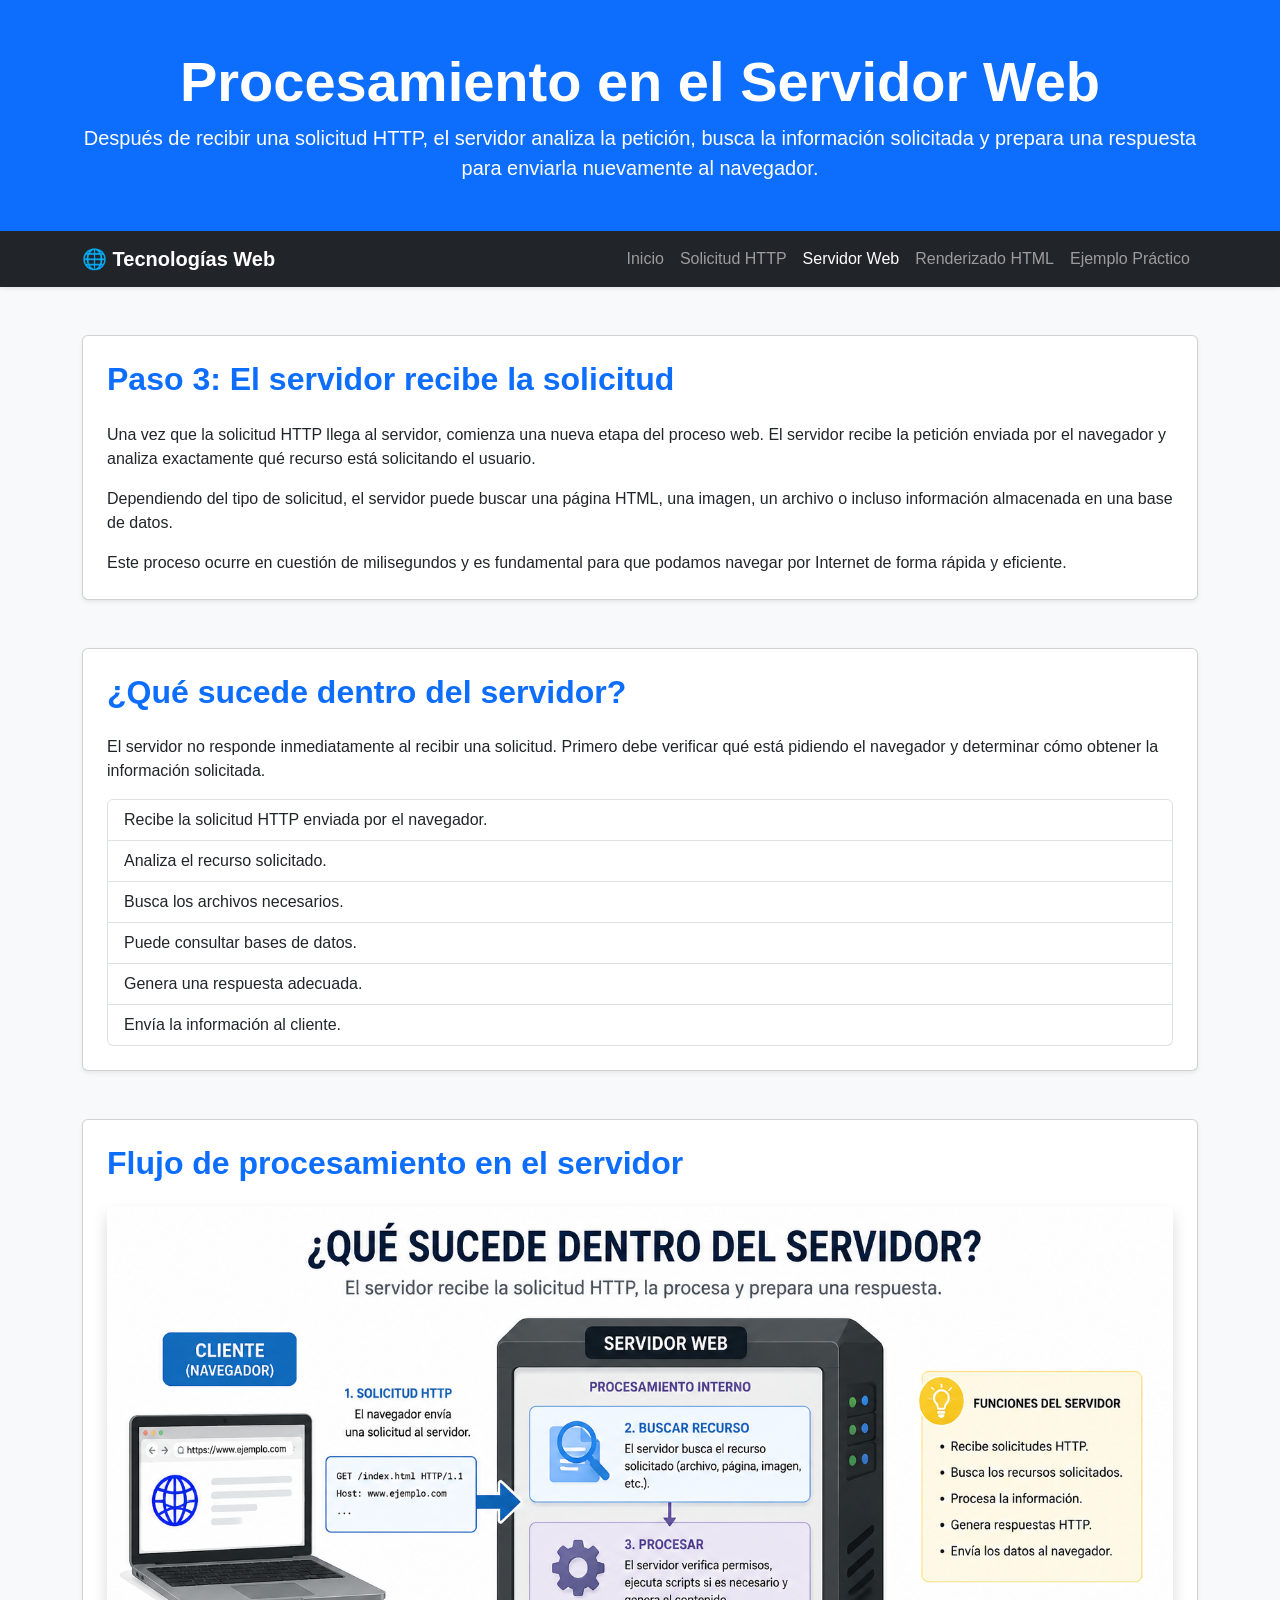
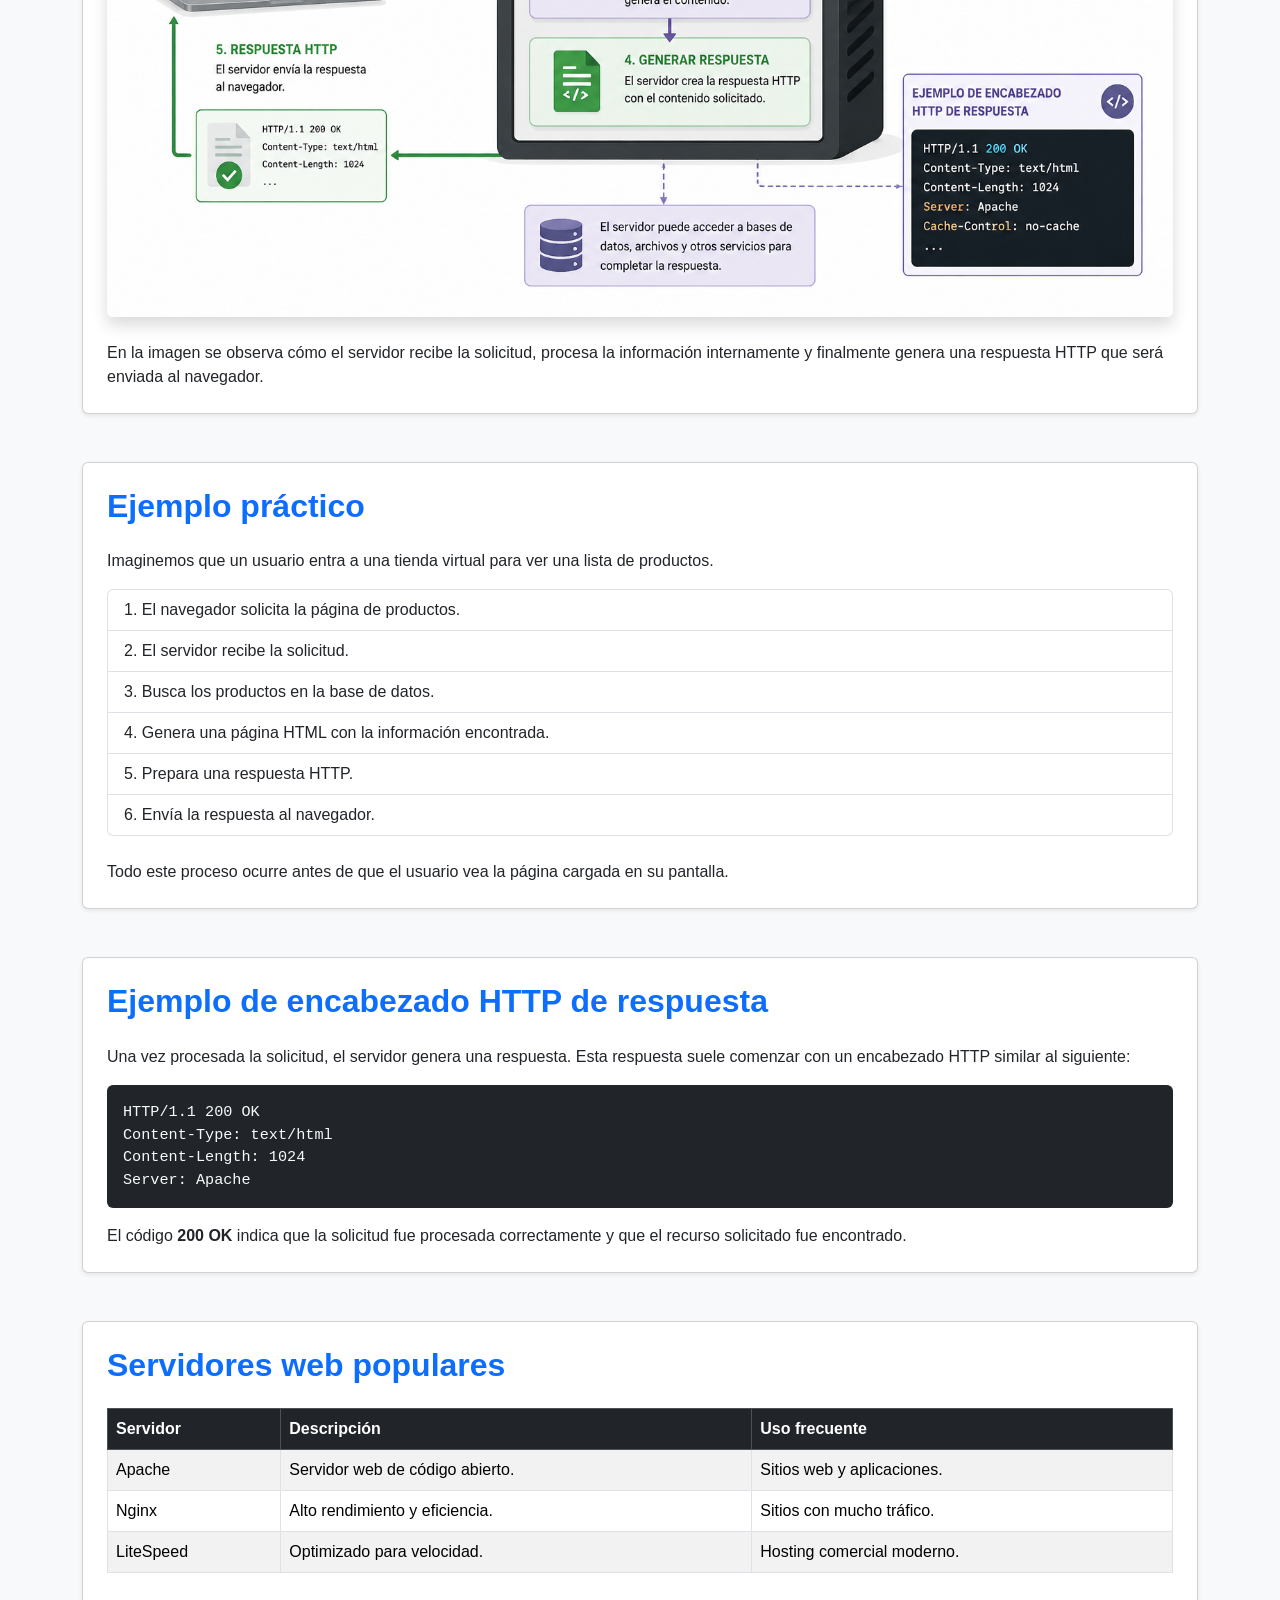
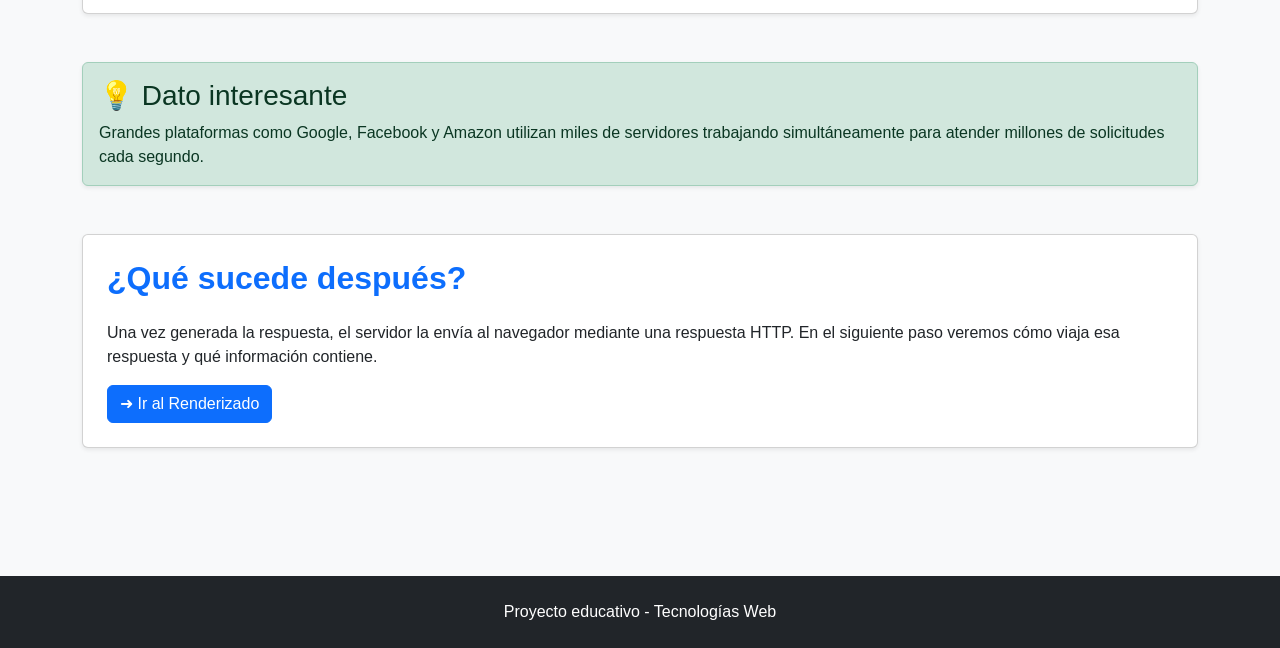
<file: servidor.html>
<!DOCTYPE html>
<html lang="es">

<head>
    <meta charset="UTF-8">
    <meta name="viewport" content="width=device-width, initial-scale=1.0">

    <title>Servidor Web</title>

    <!-- Bootstrap -->
    <link href="https://cdn.jsdelivr.net/npm/bootstrap@5.3.8/dist/css/bootstrap.min.css"
          rel="stylesheet">

    <!-- Tu archivo CSS -->
    <link rel="stylesheet" href="style.css">
</head>

<body class="bg-light">

    <!-- ENCABEZADO -->

    <header class="bg-primary text-white text-center py-5">

        <div class="container">

            <h1 class="display-4 fw-bold">

                Procesamiento en el Servidor Web

            </h1>

            <p class="lead mb-0">

                Después de recibir una solicitud HTTP, el servidor analiza la petición,
                busca la información solicitada y prepara una respuesta para enviarla
                nuevamente al navegador.

            </p>

        </div>

    </header>

    <!-- MENÚ DE NAVEGACIÓN -->

    <nav class="navbar navbar-expand-lg navbar-dark bg-dark shadow-sm">

        <div class="container">

            <a class="navbar-brand fw-bold" href="index.html">
                🌐 Tecnologías Web
            </a>

            <button class="navbar-toggler"
                    type="button"
                    data-bs-toggle="collapse"
                    data-bs-target="#menuPrincipal">

                <span class="navbar-toggler-icon"></span>

            </button>

            <div class="collapse navbar-collapse" id="menuPrincipal">

                <ul class="navbar-nav ms-auto">

                    <li class="nav-item">

                        <a class="nav-link" href="index.html">
                            Inicio
                        </a>

                    </li>

                    <li class="nav-item">

                        <a class="nav-link" href="solicitud.html">
                            Solicitud HTTP
                        </a>

                    </li>

                    <li class="nav-item">

                        <a class="nav-link active"
                           aria-current="page"
                           href="servidor.html">

                            Servidor Web

                        </a>

                    </li>

                    <li class="nav-item">

                        <a class="nav-link" href="renderizado.html">
                            Renderizado HTML
                        </a>

                    </li>

                    <li class="nav-item">

                        <a class="nav-link" href="ejemplo.html">
                            Ejemplo Práctico
                        </a>

                    </li>

                </ul>

            </div>

        </div>

    </nav>

    <main class="container py-5">

        <!-- PASO 3 -->

        <section class="card shadow-sm mb-5">

            <div class="card-body p-4">

                <h2 class="fw-bold text-primary mb-4">

                    Paso 3: El servidor recibe la solicitud

                </h2>

                <p>

                    Una vez que la solicitud HTTP llega al servidor, comienza una nueva
                    etapa del proceso web. El servidor recibe la petición enviada por el
                    navegador y analiza exactamente qué recurso está solicitando el usuario.

                </p>

                <p>

                    Dependiendo del tipo de solicitud, el servidor puede buscar una página
                    HTML, una imagen, un archivo o incluso información almacenada en una
                    base de datos.

                </p>

                <p class="mb-0">

                    Este proceso ocurre en cuestión de milisegundos y es fundamental para
                    que podamos navegar por Internet de forma rápida y eficiente.

                </p>

            </div>

        </section>

        <!-- ¿QUÉ SUCEDE DENTRO DEL SERVIDOR? -->

        <section class="card shadow-sm mb-5">

            <div class="card-body p-4">

                <h2 class="fw-bold text-primary mb-4">

                    ¿Qué sucede dentro del servidor?

                </h2>

                <p>

                    El servidor no responde inmediatamente al recibir una solicitud.
                    Primero debe verificar qué está pidiendo el navegador y determinar
                    cómo obtener la información solicitada.

                </p>

                <ul class="list-group">

                    <li class="list-group-item">
                        Recibe la solicitud HTTP enviada por el navegador.
                    </li>

                    <li class="list-group-item">
                        Analiza el recurso solicitado.
                    </li>

                    <li class="list-group-item">
                        Busca los archivos necesarios.
                    </li>

                    <li class="list-group-item">
                        Puede consultar bases de datos.
                    </li>

                    <li class="list-group-item">
                        Genera una respuesta adecuada.
                    </li>

                    <li class="list-group-item">
                        Envía la información al cliente.
                    </li>

                </ul>

            </div>

        </section>        <!-- FLUJO DE PROCESAMIENTO -->

        <section class="card shadow-sm mb-5">

            <div class="card-body p-4">

                <h2 class="fw-bold text-primary mb-4">

                    Flujo de procesamiento en el servidor

                </h2>

                <div class="text-center">

                    <img src="img/img3.png"
                         class="img-fluid rounded shadow"
                         alt="Flujo de procesamiento en el servidor">

                </div>

                <p class="mt-4 mb-0">

                    En la imagen se observa cómo el servidor recibe la solicitud,
                    procesa la información internamente y finalmente genera una
                    respuesta HTTP que será enviada al navegador.

                </p>

            </div>

        </section>

        <!-- EJEMPLO PRÁCTICO -->

        <section class="card shadow-sm mb-5">

            <div class="card-body p-4">

                <h2 class="fw-bold text-primary mb-4">

                    Ejemplo práctico

                </h2>

                <p>

                    Imaginemos que un usuario entra a una tienda virtual para ver una
                    lista de productos.

                </p>

                <ol class="list-group list-group-numbered mb-4">

                    <li class="list-group-item">
                        El navegador solicita la página de productos.
                    </li>

                    <li class="list-group-item">
                        El servidor recibe la solicitud.
                    </li>

                    <li class="list-group-item">
                        Busca los productos en la base de datos.
                    </li>

                    <li class="list-group-item">
                        Genera una página HTML con la información encontrada.
                    </li>

                    <li class="list-group-item">
                        Prepara una respuesta HTTP.
                    </li>

                    <li class="list-group-item">
                        Envía la respuesta al navegador.
                    </li>

                </ol>

                <p class="mb-0">

                    Todo este proceso ocurre antes de que el usuario vea la página
                    cargada en su pantalla.

                </p>

            </div>

        </section>

        <!-- ENCABEZADO HTTP -->

        <section class="card shadow-sm mb-5">

            <div class="card-body p-4">

                <h2 class="fw-bold text-primary mb-4">

                    Ejemplo de encabezado HTTP de respuesta

                </h2>

                <p>

                    Una vez procesada la solicitud, el servidor genera una respuesta.
                    Esta respuesta suele comenzar con un encabezado HTTP similar al siguiente:

                </p>

                <pre class="bg-dark text-light p-3 rounded overflow-auto">HTTP/1.1 200 OK
Content-Type: text/html
Content-Length: 1024
Server: Apache</pre>

                <p class="mt-3 mb-0">

                    El código <strong>200 OK</strong> indica que la solicitud fue
                    procesada correctamente y que el recurso solicitado fue encontrado.

                </p>

            </div>

        </section>        <!-- SERVIDORES WEB POPULARES -->

        <section class="card shadow-sm mb-5">

            <div class="card-body p-4">

                <h2 class="fw-bold text-primary mb-4">

                    Servidores web populares

                </h2>

                <div class="table-responsive">

                    <table class="table table-striped table-bordered table-hover align-middle">

                        <thead class="table-dark">

                            <tr>

                                <th>Servidor</th>
                                <th>Descripción</th>
                                <th>Uso frecuente</th>

                            </tr>

                        </thead>

                        <tbody>

                            <tr>

                                <td>Apache</td>
                                <td>Servidor web de código abierto.</td>
                                <td>Sitios web y aplicaciones.</td>

                            </tr>

                            <tr>

                                <td>Nginx</td>
                                <td>Alto rendimiento y eficiencia.</td>
                                <td>Sitios con mucho tráfico.</td>

                            </tr>

                            <tr>

                                <td>LiteSpeed</td>
                                <td>Optimizado para velocidad.</td>
                                <td>Hosting comercial moderno.</td>

                            </tr>

                        </tbody>

                    </table>

                </div>

            </div>

        </section>

        <!-- DATO INTERESANTE -->

        <aside class="alert alert-success shadow-sm mb-5">

            <h3 class="alert-heading">

                💡 Dato interesante

            </h3>

            <p class="mb-0">

                Grandes plataformas como Google, Facebook y Amazon utilizan miles
                de servidores trabajando simultáneamente para atender millones de
                solicitudes cada segundo.

            </p>

        </aside>

        <!-- ¿QUÉ SUCEDE DESPUÉS? -->

        <section class="card shadow-sm mb-5">

            <div class="card-body p-4">

                <h2 class="fw-bold text-primary mb-4">

                    ¿Qué sucede después?

                </h2>

                <p>

                    Una vez generada la respuesta, el servidor la envía al navegador
                    mediante una respuesta HTTP. En el siguiente paso veremos cómo
                    viaja esa respuesta y qué información contiene.

                </p>

                <a href="renderizado.html"
                   class="btn btn-primary">

                    ➜ Ir al Renderizado

                </a>

            </div>

        </section>    </main>

    <!-- PIE DE PÁGINA -->

    <footer class="bg-dark text-white text-center py-4">

        <div class="container">

            <p class="mb-0">

                Proyecto educativo - Tecnologías Web

            </p>

        </div>

    </footer>

    <!-- Bootstrap JavaScript -->

    <script src="https://cdn.jsdelivr.net/npm/bootstrap@5.3.8/dist/js/bootstrap.bundle.min.js"></script>

</body>

</html>
</file>
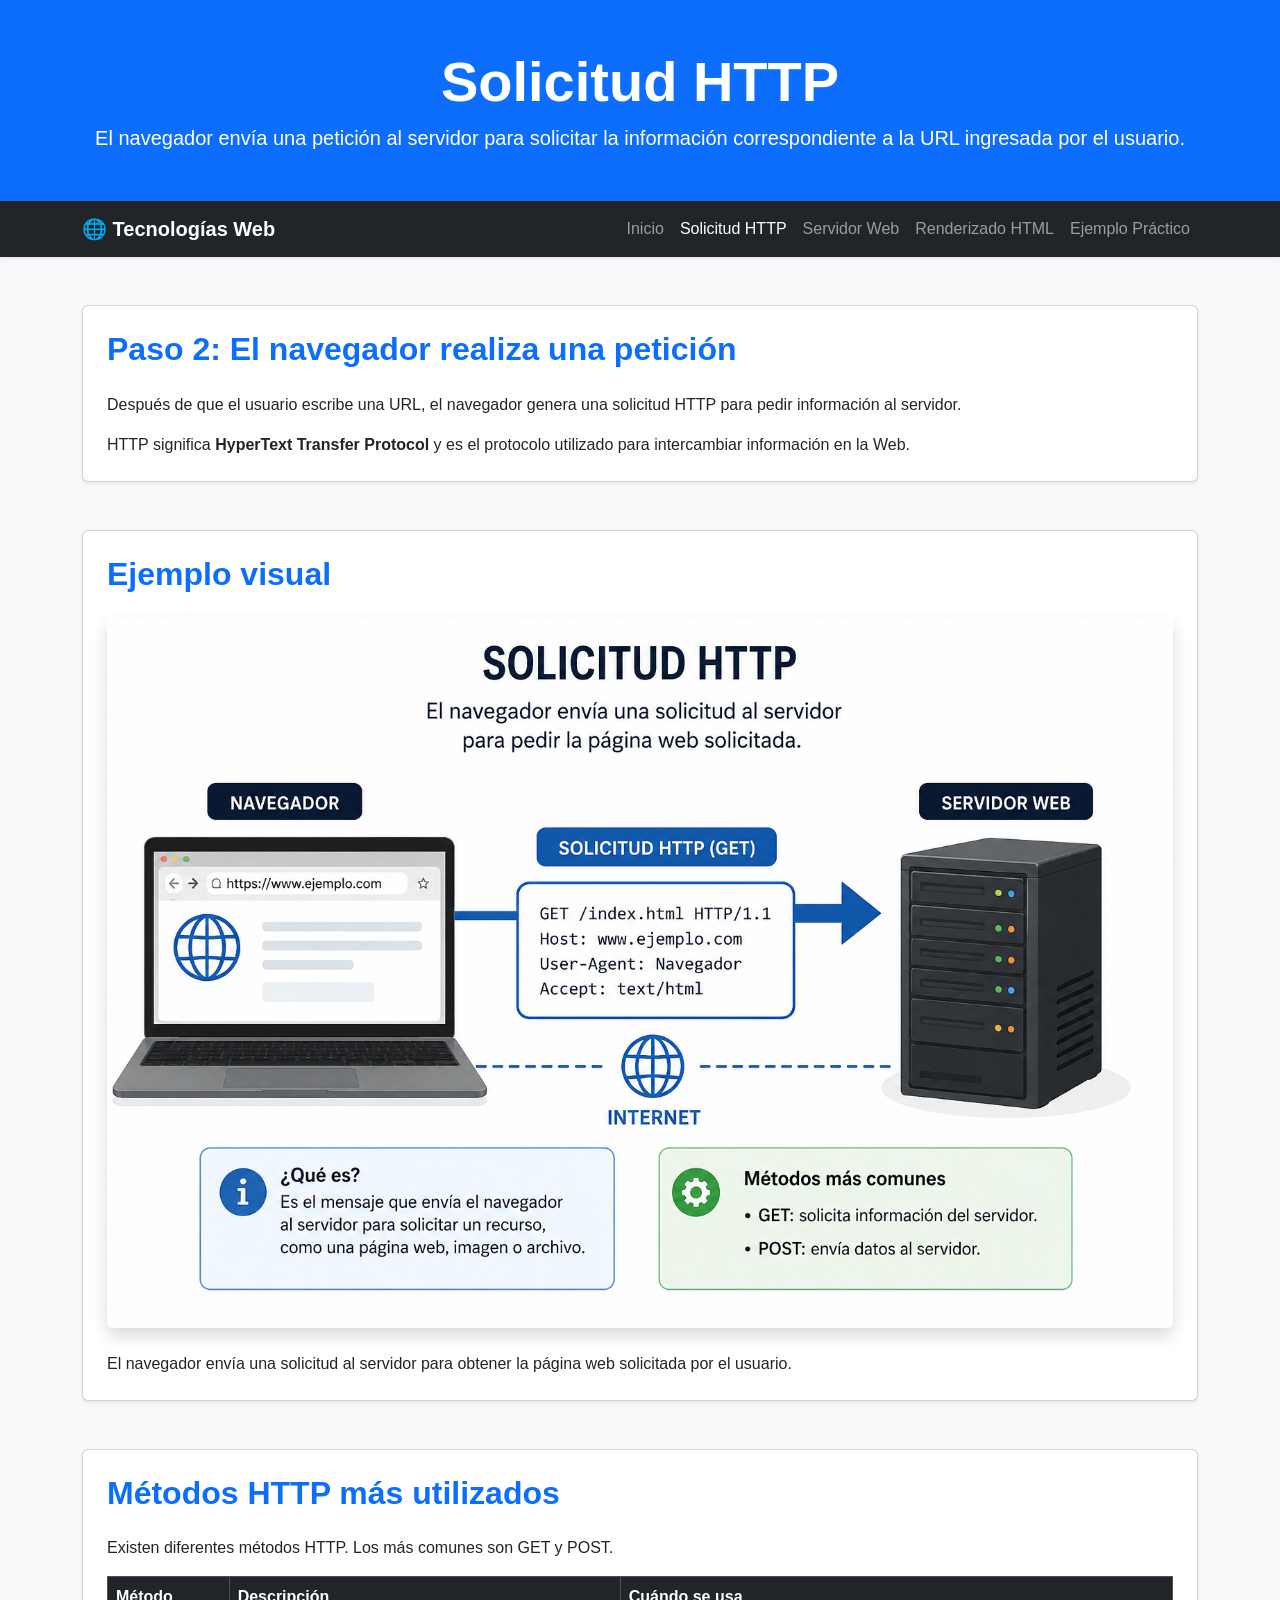
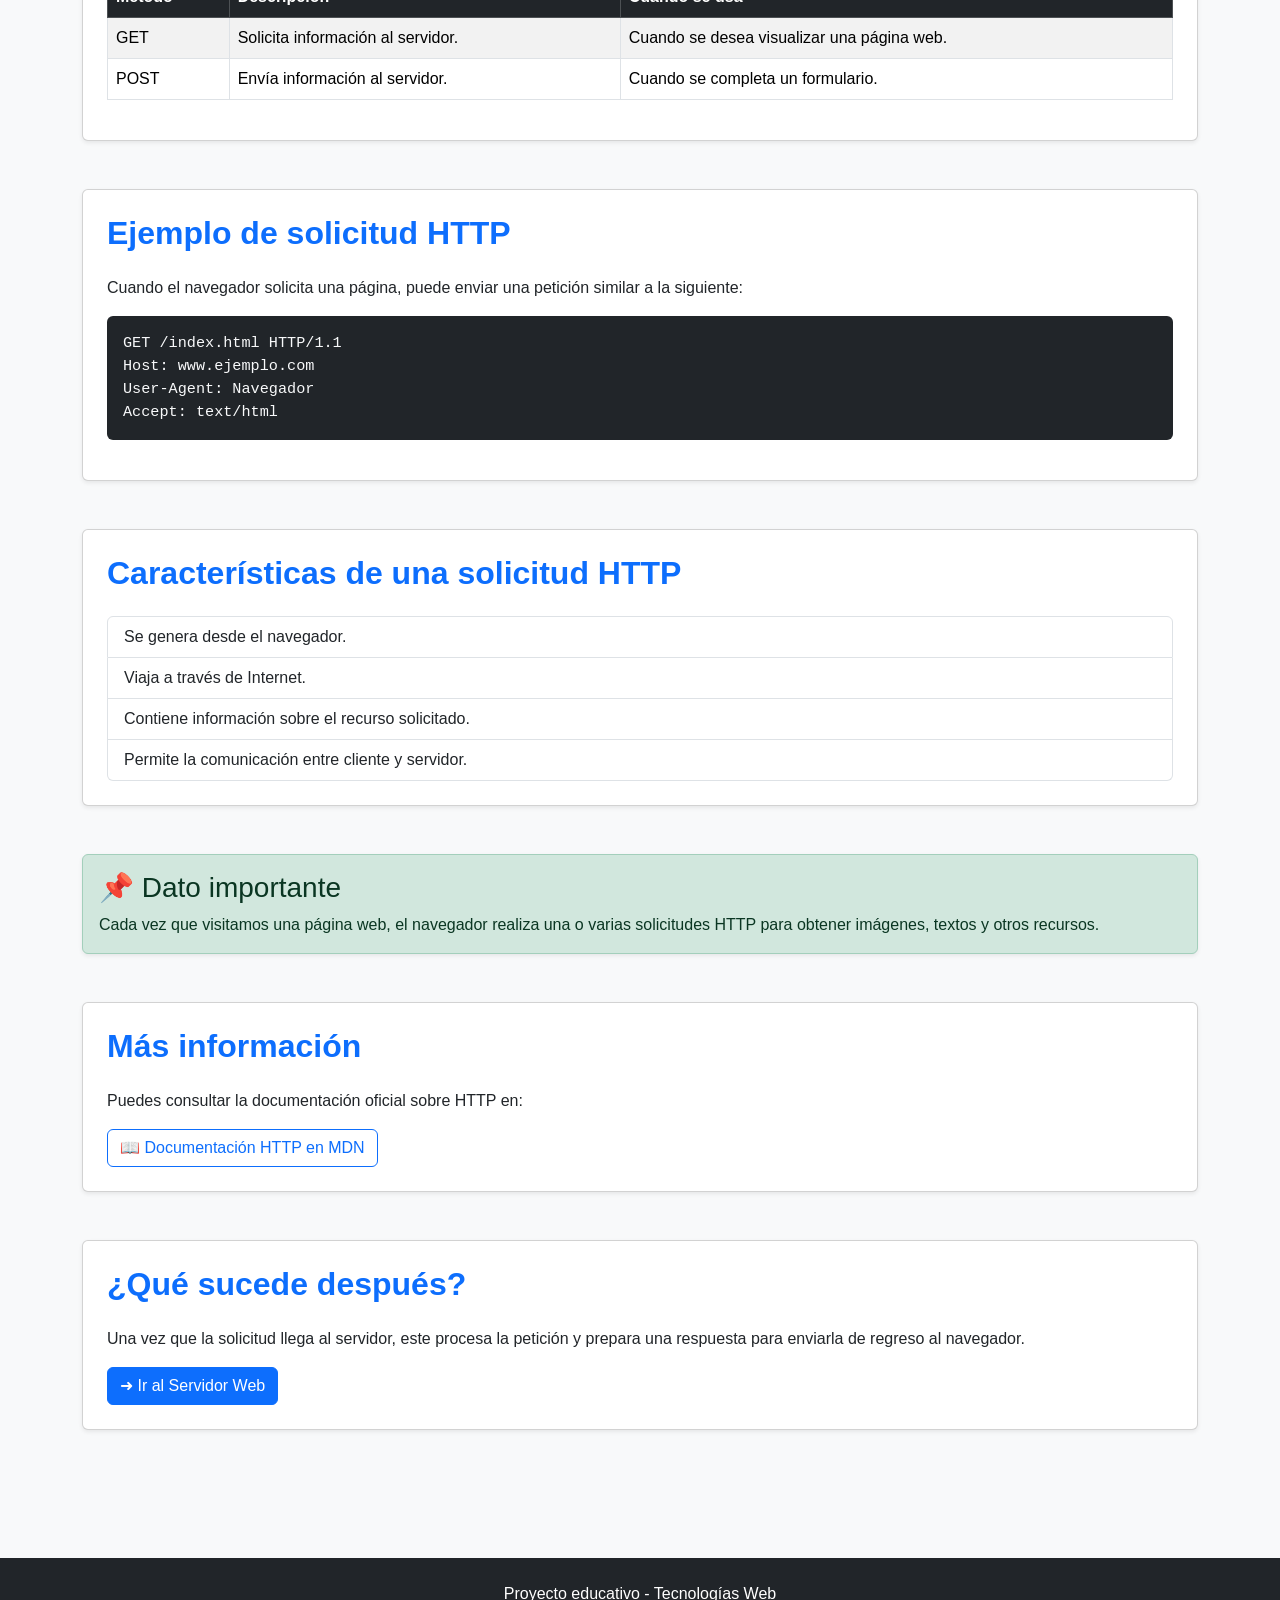
<file: solicitud.html>
<!DOCTYPE html>
<html lang="es">

<head>
    <meta charset="UTF-8">
    <meta name="viewport" content="width=device-width, initial-scale=1.0">

    <title>Solicitud HTTP</title>

    <!-- Bootstrap -->
    <link href="https://cdn.jsdelivr.net/npm/bootstrap@5.3.8/dist/css/bootstrap.min.css"
          rel="stylesheet">

    <!-- Tu archivo CSS -->
    <link rel="stylesheet" href="style.css">
</head>

<body class="bg-light">

    <!-- ENCABEZADO -->

    <header class="bg-primary text-white text-center py-5">

        <div class="container">

            <h1 class="display-4 fw-bold">
                Solicitud HTTP
            </h1>

            <p class="lead mb-0">

                El navegador envía una petición al servidor para solicitar la información
                correspondiente a la URL ingresada por el usuario.

            </p>

        </div>

    </header>

    <!-- MENÚ DE NAVEGACIÓN -->

    <nav class="navbar navbar-expand-lg navbar-dark bg-dark shadow-sm">

        <div class="container">

            <a class="navbar-brand fw-bold" href="index.html">
                🌐 Tecnologías Web
            </a>

            <button class="navbar-toggler"
                    type="button"
                    data-bs-toggle="collapse"
                    data-bs-target="#menuPrincipal">

                <span class="navbar-toggler-icon"></span>

            </button>

            <div class="collapse navbar-collapse" id="menuPrincipal">

                <ul class="navbar-nav ms-auto">

                    <li class="nav-item">

                        <a class="nav-link" href="index.html">
                            Inicio
                        </a>

                    </li>

                    <li class="nav-item">

                        <a class="nav-link active"
                           aria-current="page"
                           href="solicitud.html">

                            Solicitud HTTP

                        </a>

                    </li>

                    <li class="nav-item">

                        <a class="nav-link" href="servidor.html">
                            Servidor Web
                        </a>

                    </li>

                    <li class="nav-item">

                        <a class="nav-link" href="renderizado.html">
                            Renderizado HTML
                        </a>

                    </li>

                    <li class="nav-item">

                        <a class="nav-link" href="ejemplo.html">
                            Ejemplo Práctico
                        </a>

                    </li>

                </ul>

            </div>

        </div>

    </nav>

    <main class="container py-5">

        <!-- PASO 2 -->

        <section class="card shadow-sm mb-5">

            <div class="card-body p-4">

                <h2 class="fw-bold text-primary mb-4">

                    Paso 2: El navegador realiza una petición

                </h2>

                <p>

                    Después de que el usuario escribe una URL, el navegador genera una
                    solicitud HTTP para pedir información al servidor.

                </p>

                <p class="mb-0">

                    HTTP significa <strong>HyperText Transfer Protocol</strong> y es el
                    protocolo utilizado para intercambiar información en la Web.

                </p>

            </div>

        </section>

        <!-- EJEMPLO VISUAL -->

        <section class="card shadow-sm mb-5">

            <div class="card-body p-4">

                <h2 class="fw-bold text-primary mb-4">

                    Ejemplo visual

                </h2>

                <div class="text-center">

                    <img src="img/img2.png"
                         class="img-fluid rounded shadow"
                         alt="Solicitud HTTP">

                </div>

                <p class="mt-4 mb-0">

                    El navegador envía una solicitud al servidor para obtener la página
                    web solicitada por el usuario.

                </p>

            </div>

        </section>
                <!-- MÉTODOS HTTP -->

        <section class="card shadow-sm mb-5">

            <div class="card-body p-4">

                <h2 class="fw-bold text-primary mb-4">

                    Métodos HTTP más utilizados

                </h2>

                <p>

                    Existen diferentes métodos HTTP. Los más comunes son GET y POST.

                </p>

                <div class="table-responsive">

                    <table class="table table-striped table-bordered table-hover align-middle">

                        <thead class="table-dark">

                            <tr>

                                <th>Método</th>
                                <th>Descripción</th>
                                <th>Cuándo se usa</th>

                            </tr>

                        </thead>

                        <tbody>

                            <tr>

                                <td>GET</td>
                                <td>Solicita información al servidor.</td>
                                <td>Cuando se desea visualizar una página web.</td>

                            </tr>

                            <tr>

                                <td>POST</td>
                                <td>Envía información al servidor.</td>
                                <td>Cuando se completa un formulario.</td>

                            </tr>

                        </tbody>

                    </table>

                </div>

            </div>

        </section>

        <!-- EJEMPLO DE SOLICITUD HTTP -->

        <section class="card shadow-sm mb-5">

            <div class="card-body p-4">

                <h2 class="fw-bold text-primary mb-4">

                    Ejemplo de solicitud HTTP

                </h2>

                <p>

                    Cuando el navegador solicita una página, puede enviar una petición
                    similar a la siguiente:

                </p>

                <pre class="bg-dark text-light p-3 rounded overflow-auto">GET /index.html HTTP/1.1
Host: www.ejemplo.com
User-Agent: Navegador
Accept: text/html</pre>

            </div>

        </section>

        <!-- CARACTERÍSTICAS -->

        <section class="card shadow-sm mb-5">

            <div class="card-body p-4">

                <h2 class="fw-bold text-primary mb-4">

                    Características de una solicitud HTTP

                </h2>

                <ul class="list-group">

                    <li class="list-group-item">
                        Se genera desde el navegador.
                    </li>

                    <li class="list-group-item">
                        Viaja a través de Internet.
                    </li>

                    <li class="list-group-item">
                        Contiene información sobre el recurso solicitado.
                    </li>

                    <li class="list-group-item">
                        Permite la comunicación entre cliente y servidor.
                    </li>

                </ul>

            </div>

        </section>
                <!-- DATO IMPORTANTE -->

        <aside class="alert alert-success shadow-sm mb-5">

            <h3 class="alert-heading">

                📌 Dato importante

            </h3>

            <p class="mb-0">

                Cada vez que visitamos una página web, el navegador realiza una o
                varias solicitudes HTTP para obtener imágenes, textos y otros recursos.

            </p>

        </aside>

        <!-- MÁS INFORMACIÓN -->

        <section class="card shadow-sm mb-5">

            <div class="card-body p-4">

                <h2 class="fw-bold text-primary mb-4">

                    Más información

                </h2>

                <p>

                    Puedes consultar la documentación oficial sobre HTTP en:

                </p>

                <a href="https://developer.mozilla.org/es/docs/Web/HTTP"
                   target="_blank"
                   class="btn btn-outline-primary">

                    📖 Documentación HTTP en MDN

                </a>

            </div>

        </section>

        <!-- ¿QUÉ SUCEDE DESPUÉS? -->

        <section class="card shadow-sm mb-5">

            <div class="card-body p-4">

                <h2 class="fw-bold text-primary mb-4">

                    ¿Qué sucede después?

                </h2>

                <p>

                    Una vez que la solicitud llega al servidor, este procesa la petición
                    y prepara una respuesta para enviarla de regreso al navegador.

                </p>

                <a href="servidor.html"
                   class="btn btn-primary">

                    ➜ Ir al Servidor Web

                </a>

            </div>

        </section>
            </main>

    <!-- PIE DE PÁGINA -->

    <footer class="bg-dark text-white text-center py-4">

        <div class="container">

            <p class="mb-0">

                Proyecto educativo - Tecnologías Web

            </p>

        </div>

    </footer>

    <!-- Bootstrap JavaScript -->

    <script src="https://cdn.jsdelivr.net/npm/bootstrap@5.3.8/dist/js/bootstrap.bundle.min.js"></script>

</body>

</html>
</file>
<file: style.css>
/* Fuente general */
body {
    font-family: Arial, Helvetica, sans-serif;
}

/* Espacio para el navbar fijo si algún día lo haces sticky */
main {
    min-height: 70vh;
}

/* Imágenes */
img {
    max-width: 100%;
}

/* Código */
pre {
    font-size: 0.95rem;
}

/* Footer */
footer {
    margin-top: 2rem;
}
</file>
<file: gamezone.css>
/* ==========================
   Estilos personalizados
   GameZone
   ========================== */

/* Fuente general */
body {
    font-family: Arial, Helvetica, sans-serif;
}

/* Contenido principal */
main {
    min-height: 70vh;
}

/* Imágenes */
img {
    max-width: 100%;
    height: auto;
}

/* Tarjetas de productos */
.card {
    transition: transform 0.3s ease, box-shadow 0.3s ease;
}

.card:hover {
    transform: translateY(-5px);
}

/* Botones */
.btn {
    transition: 0.3s;
}

/* Pie de página */
footer {
    margin-top: 2rem;
}
</file>
